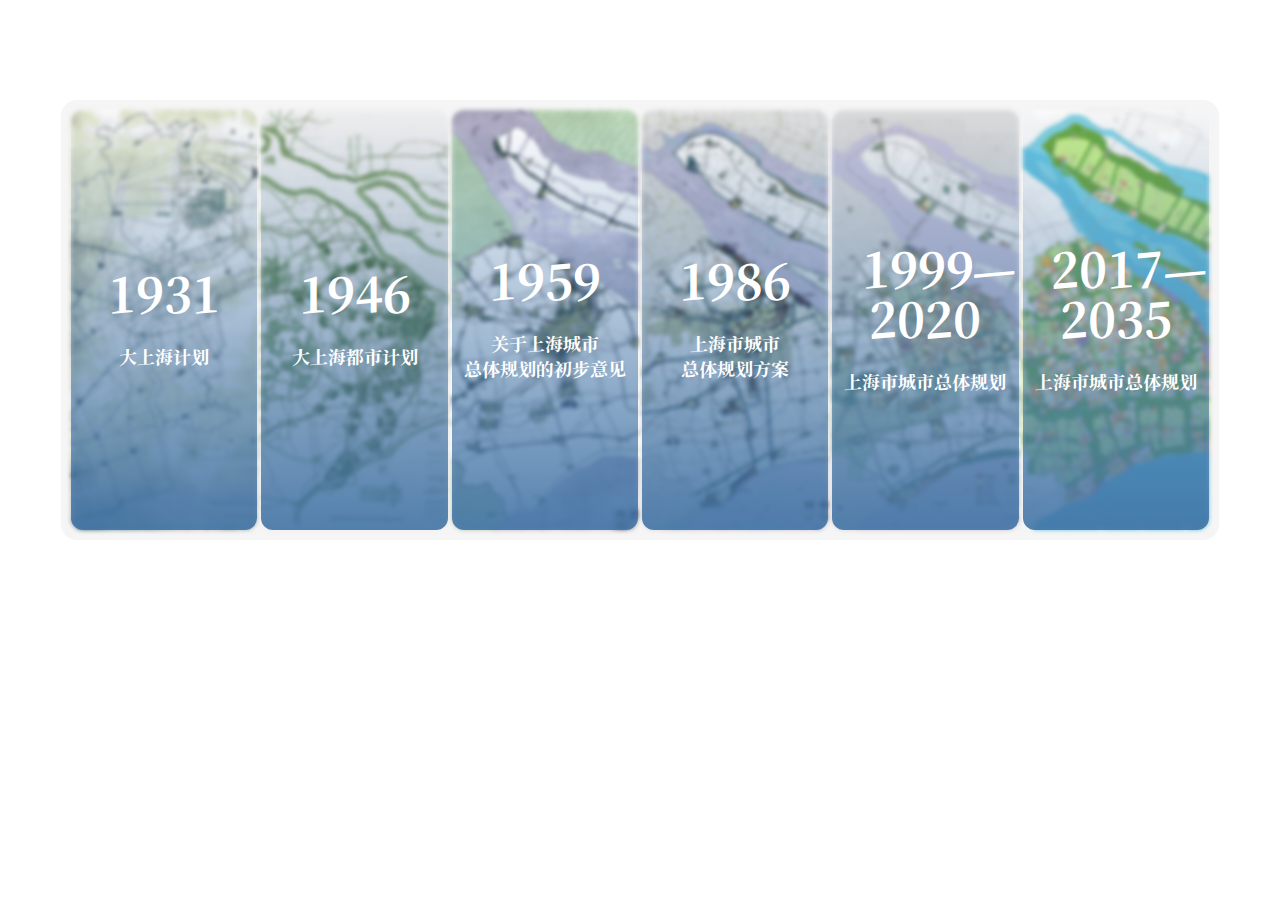
<file: index.html>
<!DOCTYPE html>
<html lang="zh">
<head>
    <meta charset="UTF-8">
    <meta name="viewport" content="width=device-width, initial-scale=1.0">
    <title>上海市2035及历年总规</title>
    <link rel="stylesheet" href="styles.css">
</head>
<style>
       /* 新增：移动端优化 */
        @media (max-width: 768px) {
             .desktop-bg {
                display: none;
            }
            
            .mobile-bg {
                display: block;
            }
            .timeline-container {
                flex-direction: column;
                height: auto;
                padding: 15px;
                margin: 40px auto;
                gap: 5px;
            }            
            .timeline-item {
                flex: none;
                height: 100px;
                width: 100%;
            }            
            .year {
                font-size: 24px;
                margin-bottom: 10px;
                line-height: 30px;
            }           
                     
            /* 完全禁用移动端悬停效果 */
            .timeline-item:hover,
            .timeline-item:active,
            .timeline-item:focus {
                transform: none !important;
                box-shadow: none !important;
                z-index: auto !important;
            }
            
            .timeline-item:hover::before,
            .timeline-item:active::before,
            .timeline-item:focus::before {
                opacity: 0.7 !important;
            }
            
            .timeline-item:hover .year-title-container,
            .timeline-item:active .year-title-container,
            .timeline-item:focus .year-title-container {
                top: 50% !important;
                left: 50% !important;
                transform: translate(-50%, -50%) !important;
                text-align: right !important;
                background: none !important;
                padding: 0 !important;
                border-radius: 0 !important;
            }
            
            .timeline-item:hover .year,
            .timeline-item:active .year,
            .timeline-item:focus .year {
                font-size: 24px;
                margin-bottom: 10px;
                line-height: 30px;
            }
            
            .timeline-item:hover .title {
                font-size: 15px;
                max-width: 100%;
                text-align: right;             
            }

            
            .timeline-container:has(.timeline-item:hover) .timeline-item:not(:hover) .background-image,
            .timeline-container:has(.timeline-item:active) .timeline-item:not(:active) .background-image,
            .timeline-container:has(.timeline-item:focus) .timeline-item:not(:focus) .background-image {
                filter: blur(2px) !important;
            }
        

            .timeline-item::before {
                content: '';
                position: absolute;
                top: 0;
                left: 0;
                right: 0;
                bottom: 0;
                background: linear-gradient(to right, 
                    rgba(97, 137, 203, 0) 0%,
                    rgb(65, 115, 165) 100%
                );
                opacity: 0.8;
                z-index: 2;
                /* transition: all 0.0s ease; */
                border-radius: 12px;
            }
            .year-title-container {
                position: absolute;
                /* top: 50%; */
                /* left: 50%; */
                /* transform: translate(-50%, -50%); */
                text-align: right;
                z-index: 4;
                transition: all 0.3s ease;                
                /* 新增控制边距的部分 */
                width: 90%;
                /* 控制左右边距总和为40px */
                max-width: calc(100% ); 
                padding: 0px; /* 控制文字与容器边缘间距 */
                box-sizing: border-box; /* 防止padding影响容器尺寸 */
            }
            .title {
                font-family: 'CustomFont', sans-serif;
                font-size: 14px;
                color: white;
                /* max-width: 200px; */
                text-align: right;
                line-height: 1.4;
                transition: opacity 0.3s ease;
            }
        

        /* 移动端导航样式 */
        .mobile-header {
            display: none;
            background: #1a5f99;
            padding: 15px;
            text-align: center;
            color: white;
            font-family: 'CustomFont', sans-serif;
            position: relative;
        }
        }
        @media (max-width: 768px) {
            .mobile-header {
                display: block;
            }
            
            .mobile-header .title {
                font-size: 20px;
                margin: 0;
            }
        
        
        /* 页脚样式 */
        .footer {
            text-align: center;
            padding: 20px;
            background: #1a5f99;
            color: white;
            font-family: 'CustomFont', sans-serif;
            display: none;
        }
        }
        @media (max-width: 768px) {
            .footer {
                display: block;
            }
        }
</style>
<body>
    <div class="timeline-container">
        <a href="1931.html" class="timeline-item">
            <img class="background-image desktop-bg" src="./images/head/1931.jpg" alt="1931背景">
            <img class="background-image mobile-bg" src="./images/media/1931.jpg" alt="1931背景">
            <div class="year-title-container">
                <div class="year">1931</div>
                <div class="title">大上海计划</div>
            </div>
        </a>
        <a href="1946.html" class="timeline-item">
            <img class="background-image desktop-bg" src="./images/head/1946.jpg" alt="1946背景">
            <img class="background-image mobile-bg" src="./images/media/1946.jpg" alt="1946背景">
            <div class="year-title-container">
                <div class="year">1946</div>
                <div class="title">大上海都市计划</div>
            </div>
        </a>
        <a href="1959.html" class="timeline-item">
            <img class="background-image desktop-bg" src="./images/head/1959.jpg" alt="1959背景">
            <img class="background-image mobile-bg" src="./images/media/1959.jpg" alt="1959背景">
            <div class="year-title-container">
                <div class="year">1959</div>
                <div class="title desktop-bg">关于上海城市<br/> 总体规划的初步意见</div>
                <div class="title mobile-bg">关于上海城市总体规划的初步意见</div>
                <!-- <div class="title">关于上海城市总体规划的初步意见</div> -->
            </div>
        </a>
        <a href="1986.html" class="timeline-item">
            <img class="background-image desktop-bg" src="./images/head/1986.jpg" alt="1986背景">
            <img class="background-image mobile-bg" src="./images/media/1986.jpg" alt="1986背景">
            <div class="year-title-container">
                <div class="year">1986</div>
                <div class="title desktop-bg">上海市城市<br/>总体规划方案</div>
                <div class="title mobile-bg">上海市城市总体规划方案</div>
                <!-- <div class="title">上海市城市总体规划方案</div> -->
            </div>
        </a>
        <a href="1999.html" class="timeline-item">
            <img class="background-image desktop-bg" src="./images/head/1999.jpg" alt="1999背景">
            <img class="background-image mobile-bg" src="./images/media/1999.jpg" alt="1999背景">
            <div class="year-title-container">
                <div class="year">&nbsp;&nbsp;1999—2020</div>
                <!-- <div class="year">&nbsp;&nbsp;1999</div> -->
                <!-- <div class="year" style="margin-top:-18px">—2020</div> -->
                <div class="title">上海市城市总体规划</div>
            </div>
        </a>
        <a href="https://shanghai.tianditu.gov.cn/zg/2035/index.html#/" class="timeline-item">
            <img class="background-image desktop-bg" src="./images/head/2035.jpg" alt="2017背景">
            <img class="background-image mobile-bg" src="./images/media/2035.jpg" alt="2017背景">
            <div class="year-title-container">
                <div class="year">&nbsp;&nbsp;2017—2035</div>
                <!-- <div class="year">&nbsp;&nbsp;2017</div>
                <div class="year"  style="margin-top:-18px">—2035</div> -->
                <div class="title">上海市城市总体规划</div>
            </div>
        </a>
    </div>
</body>
</html>
</file>
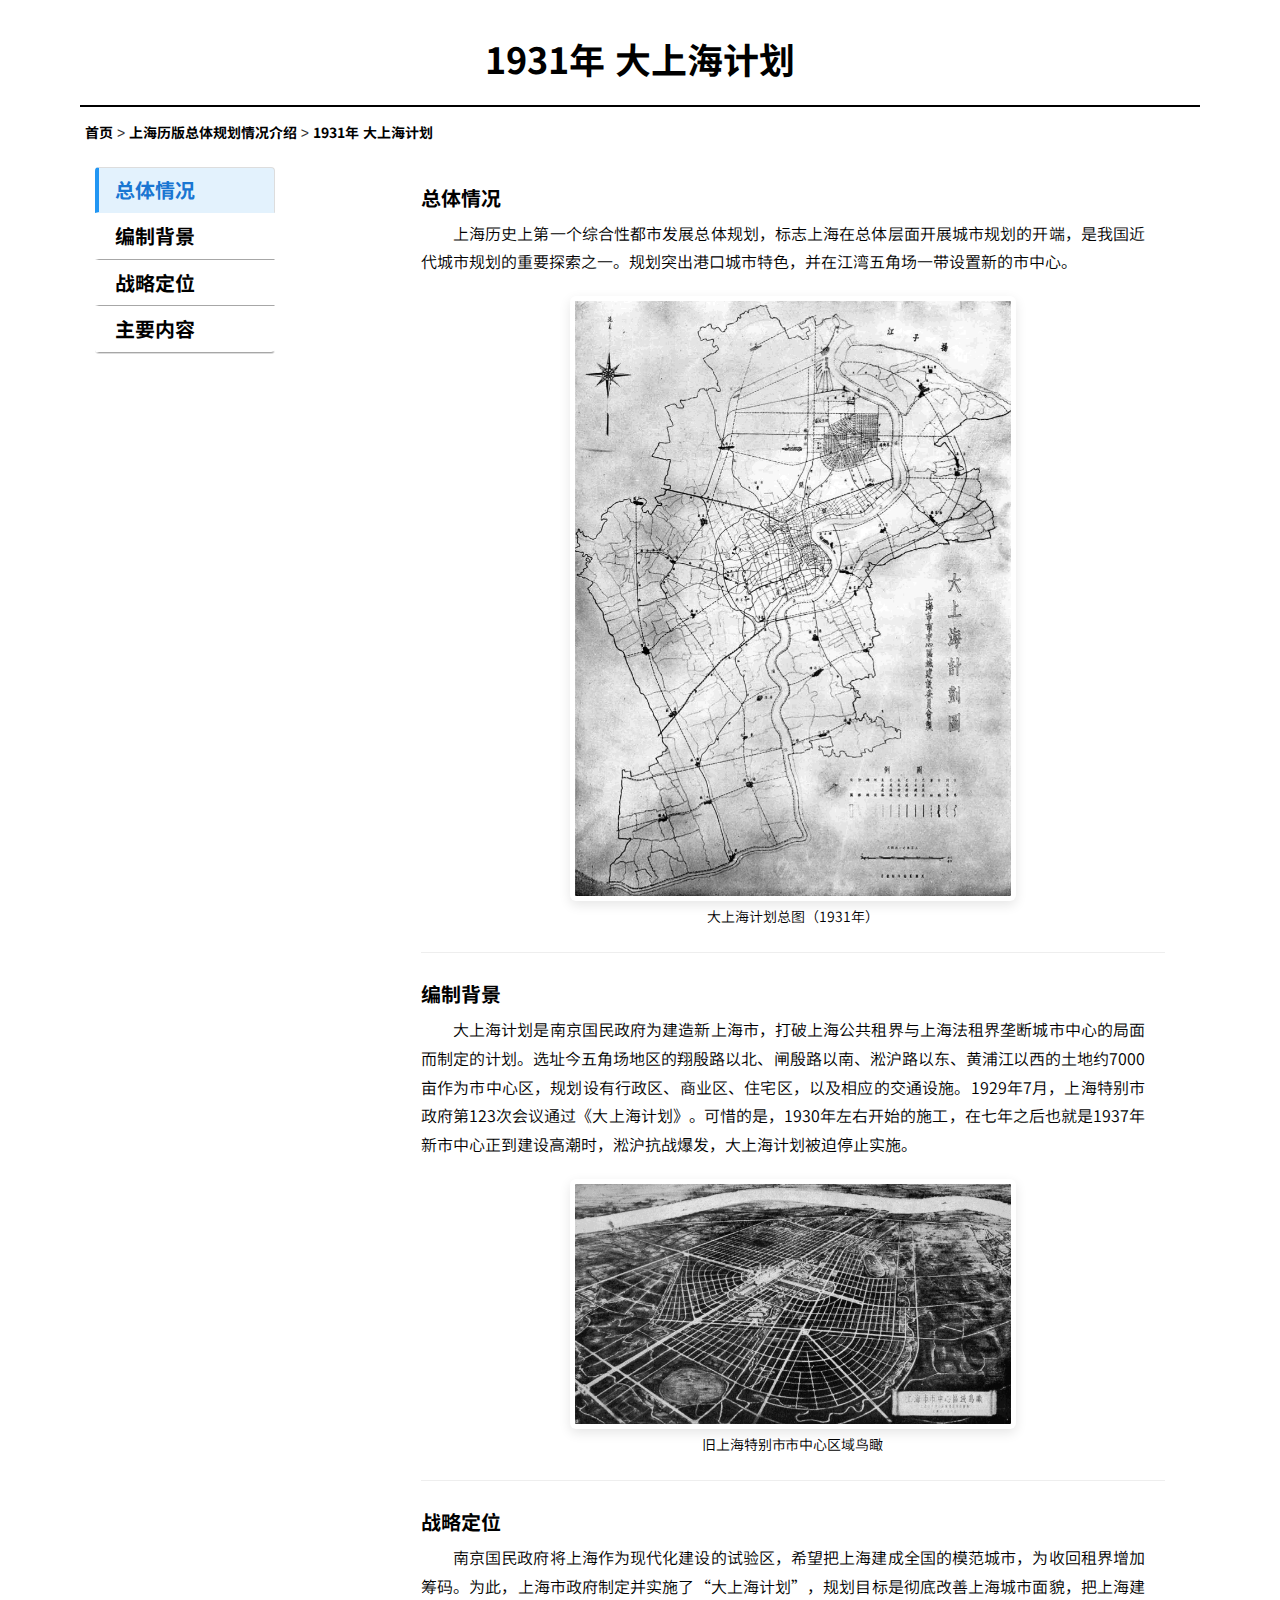
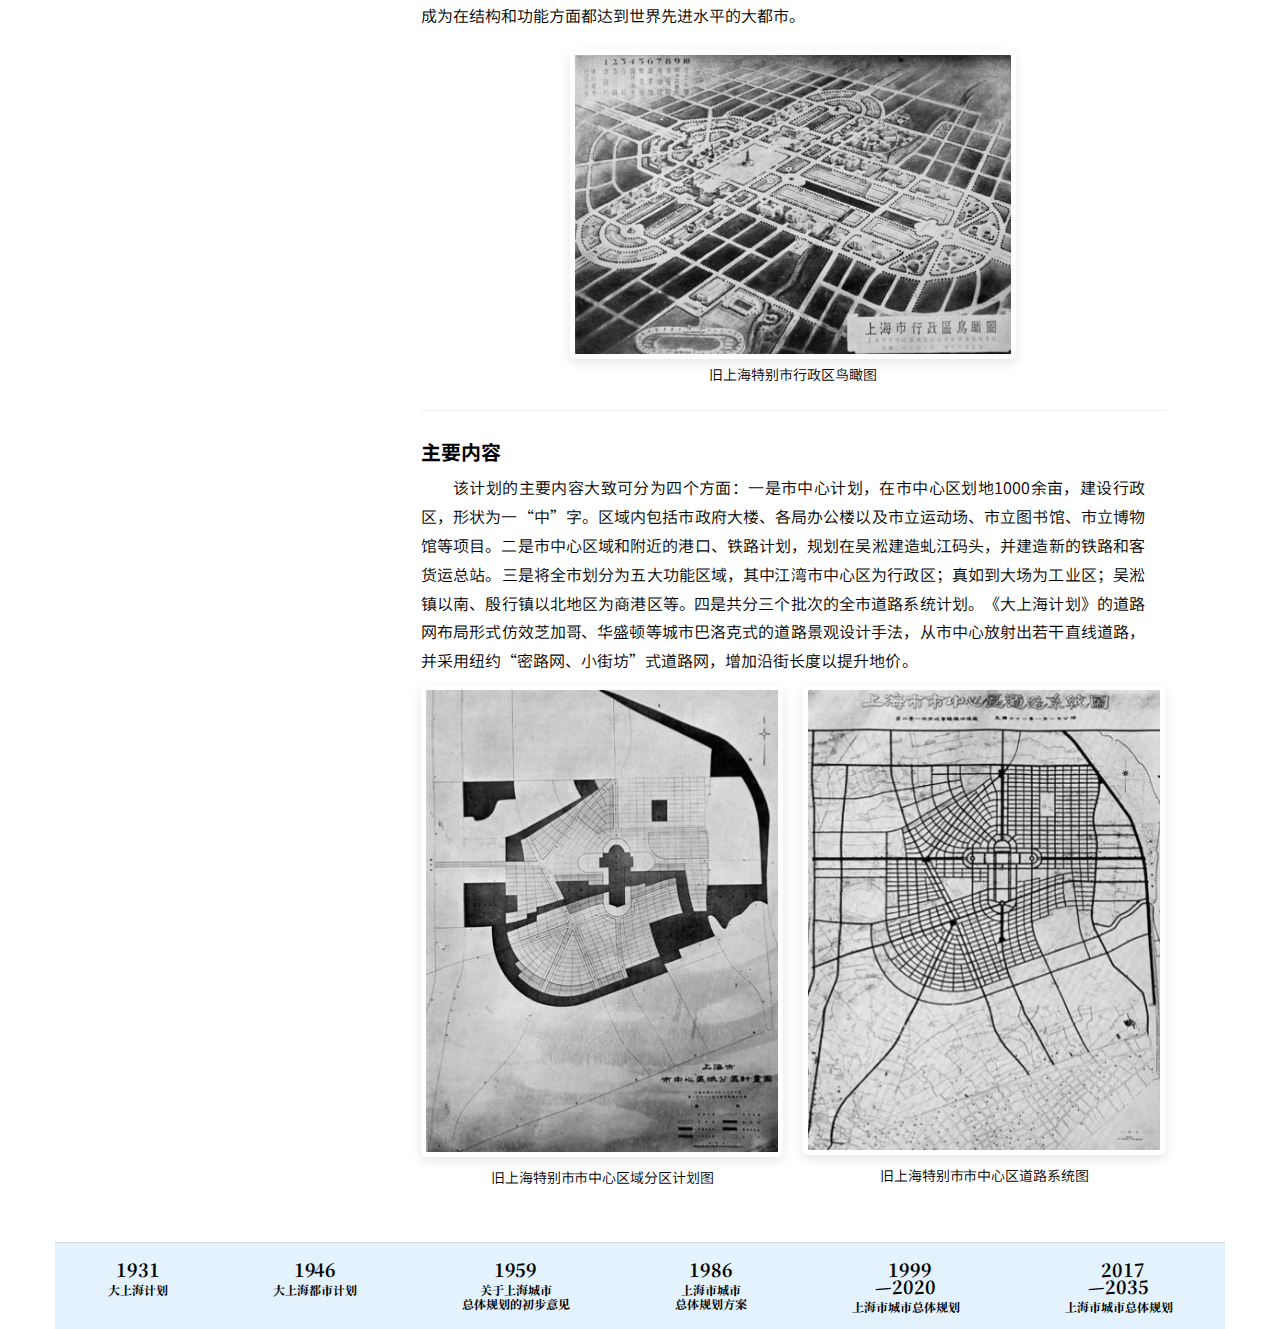
<file: 1931.html>
<!DOCTYPE html>
<html>
<head>
<meta charset="UTF-8">
<title>1931年大上海计划</title>
<link rel="stylesheet" href="https://cdn.bootcdn.net/ajax/libs/twitter-bootstrap/3.3.7/css/bootstrap.min.css">
<link rel="stylesheet" href="years.css">
<script src="https://cdn.bootcdn.net/ajax/libs/jquery/2.1.1/jquery.min.js"></script>
<script src="https://cdn.bootcdn.net/ajax/libs/twitter-bootstrap/3.3.7/js/bootstrap.min.js"></script>

<script>
    $(document).ready(function(){
        $("#myNav").affix({
            offset: { 
                top: 125 
          }
        });
    });
    </script>
</head>
<body data-spy="scroll" data-target="#myScrollspy">
<div class="container">
   <div class="jumbotron">
        <h1>1931年 大上海计划</h1>        
    </div>
    <div class="breadcrumb">
        <a href="/">首页</a> > 
        <a href="index.html">上海历版总体规划情况介绍</a> > 
        <a href="1931.html">1931年&nbsp;大上海计划</a>
    </div>
    <div class="row">
        <div class="col-xs-3" id="myScrollspy">
            <ul class="nav nav-tabs nav-stacked" id="myNav">
                <li class="active"><a href="#section-1">总体情况</a></li>
                <li><a href="#section-2">编制背景</a></li>
                <li><a href="#section-3">战略定位</a></li>
                <li><a href="#section-4">主要内容</a></li>
            </ul>
        </div>
        <div class="col-xs-9">
            <h2 id="section-1">总体情况</h2>
            <p class="right-text">上海历史上第一个综合性都市发展总体规划，标志上海在总体层面开展城市规划的开端，是我国近代城市规划的重要探索之一。规划突出港口城市特色，并在江湾五角场一带设置新的市中心。</p>
            <div class="img-group">
                <div class="item-wrapper">
                    <img style="width: 60%;" class="right-image" src="./images/1931/0.jpg" alt="大上海计划总图（1931年）">
                    <p style="width: 60%;" class="image-caption">大上海计划总图（1931年）</p>
                </div>
            </div>
            <hr>
            <h2 id="section-2">编制背景</h2>
            <p class="right-text">大上海计划是南京国民政府为建造新上海市，打破上海公共租界与上海法租界垄断城市中心的局面而制定的计划。选址今五角场地区的翔殷路以北、闸殷路以南、淞沪路以东、黄浦江以西的土地约7000亩作为市中心区，规划设有行政区、商业区、住宅区，以及相应的交通设施。1929年7月，上海特别市政府第123次会议通过《大上海计划》。可惜的是，1930年左右开始的施工，在七年之后也就是1937年新市中心正到建设高潮时，淞沪抗战爆发，大上海计划被迫停止实施。</p>
            <div class="img-group">
                <div class="item-wrapper">
                    <img class="right-image" src="./images/1931/1.jpg" alt="旧上海特别市市中心区域鸟瞰">
                    <p class="image-caption">旧上海特别市市中心区域鸟瞰</p>
                </div>
            </div>
            <hr>
            <h2 id="section-3">战略定位</h2>
            <p class="right-text">南京国民政府将上海作为现代化建设的试验区，希望把上海建成全国的模范城市，为收回租界增加筹码。为此，上海市政府制定并实施了“大上海计划”，规划目标是彻底改善上海城市面貌，把上海建成为在结构和功能方面都达到世界先进水平的大都市。</p>
            <div class="img-group">
                <div class="item-wrapper">
                    <img class="right-image" src="./images/1931/2.jpg" alt="旧上海特别市行政区鸟瞰">
                    <p class="image-caption">旧上海特别市行政区鸟瞰图</p>
                </div>
            </div>
            <hr>
            <h2 id="section-4">主要内容</h2>
            <p class="right-text">该计划的主要内容大致可分为四个方面：一是市中心计划，在市中心区划地1000余亩，建设行政区，形状为一“中”字。区域内包括市政府大楼、各局办公楼以及市立运动场、市立图书馆、市立博物馆等项目。二是市中心区域和附近的港口、铁路计划，规划在吴淞建造虬江码头，并建造新的铁路和客货运总站。三是将全市划分为五大功能区域，其中江湾市中心区为行政区；真如到大场为工业区；吴淞镇以南、殷行镇以北地区为商港区等。四是共分三个批次的全市道路系统计划。《大上海计划》的道路网布局形式仿效芝加哥、华盛顿等城市巴洛克式的道路景观设计手法，从市中心放射出若干直线道路，并采用纽约“密路网、小街坊”式道路网，增加沿街长度以提升地价。</p>
            <div class="img-group">
                <div class="item-wrapper">
                    <img class="right-image" src="./images/1931/3.jpg" alt="市中心区域分区计划图">
                    <p class="image-caption">旧上海特别市市中心区域分区计划图</p>
                </div>
                <div class="item-wrapper">
                    <img class="right-image" src="./images/1931/4.jpg" alt="市中心区道路系统图">
                    <p class="image-caption">旧上海特别市市中心区道路系统图</p>
                </div>
            </div> 
            <br><br> 
        </div>
        <div class="bottom-nav">
            <a href="1931.html" class="timeline-item">                
                <div class="year-title-container">
                    <div class="year">1931</div>
                    <div class="subtitle">大上海计划</div>
                </div>
            </a>
            <a href="1946.html" class="timeline-item">
                <div class="year-title-container">
                    <div class="year">1946</div>
                    <div class="subtitle">大上海都市计划</div>
                </div>
            </a>
            <a href="1959.html" class="timeline-item">
                <div class="year-title-container">
                    <div class="year">1959</div>
                    <div class="subtitle">关于上海城市<br/> 总体规划的初步意见</div>
                </div>
            </a>
            <a href="1986.html" class="timeline-item">
                <div class="year-title-container">
                    <div class="year">1986</div>
                    <div class="subtitle">上海市城市<br/>总体规划方案</div>
                </div>
            </a>
            <a href="1999.html" class="timeline-item">
                <div class="year-title-container">
                    <div class="year">&nbsp;&nbsp;1999</div>
                    <div class="year" style="margin-top:-18px">—2020</div>
                    <div class="subtitle">上海市城市总体规划</div>
                </div>
            </a>
            <a href="./2035/index.html" class="timeline-item">
                <div class="year-title-container">
                    <div class="year">&nbsp;&nbsp;2017</div>
                    <div class="year"  style="margin-top:-18px">—2035</div>
                    <div class="subtitle">上海市城市总体规划</div>
                </div>
            </a>
        </div>
    </div>
</div>
</body>
</html>
</file>
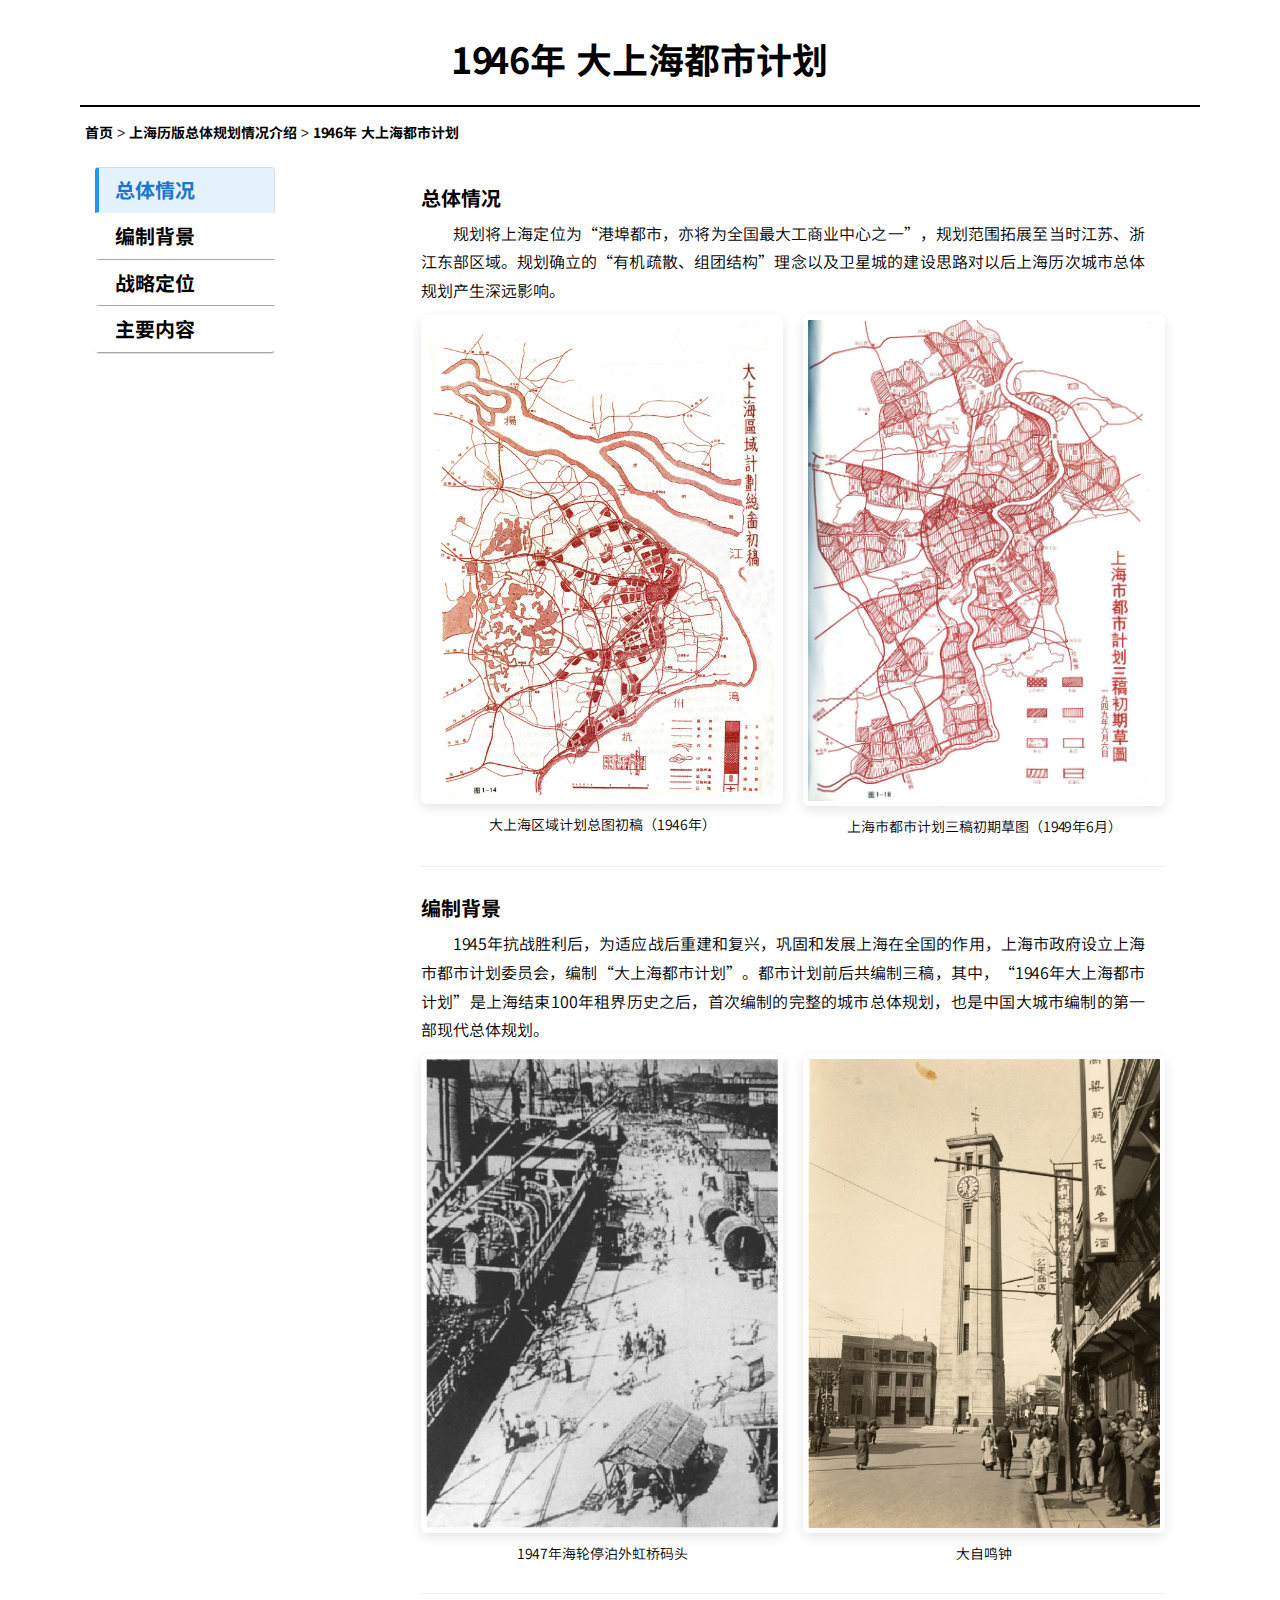
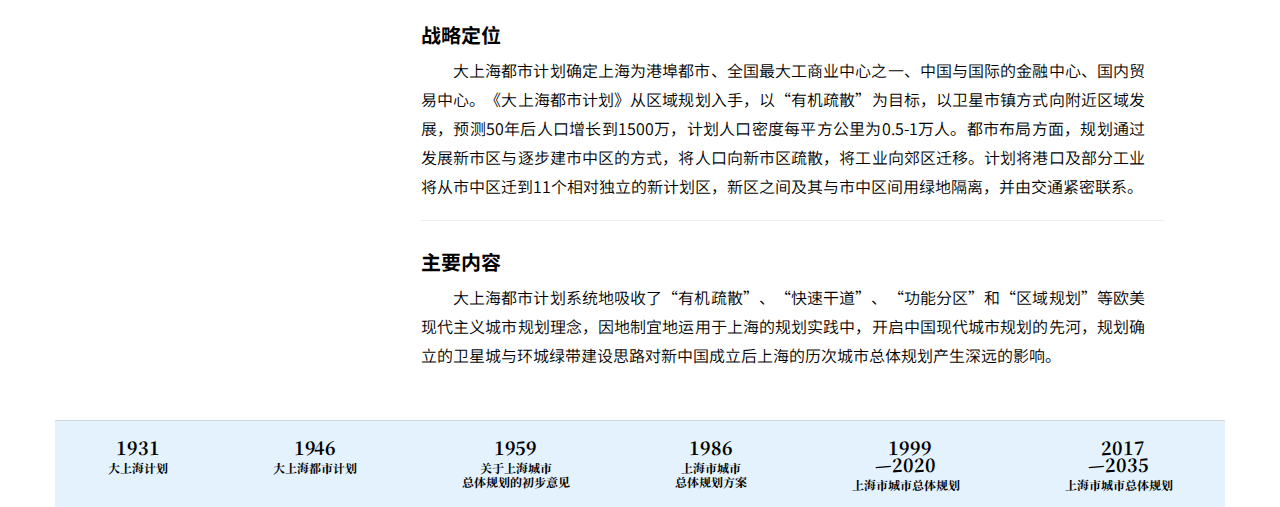
<file: 1946.html>
<!DOCTYPE html>
<html>
<head>
<meta charset="UTF-8">
<title>1946年大上海都市计划</title>
<link rel="stylesheet" href="https://cdn.bootcdn.net/ajax/libs/twitter-bootstrap/3.3.7/css/bootstrap.min.css">
<link rel="stylesheet" href="years.css">
<script src="https://cdn.bootcdn.net/ajax/libs/jquery/2.1.1/jquery.min.js"></script>
<script src="https://cdn.bootcdn.net/ajax/libs/twitter-bootstrap/3.3.7/js/bootstrap.min.js"></script>
<style>

    </style>
<script>
    $(document).ready(function(){
        $("#myNav").affix({
            offset: { 
                top: 125 
          }
        });
    });
    </script>
</head>
<body data-spy="scroll" data-target="#myScrollspy">
<div class="container">
   <div class="jumbotron">
        <h1>1946年 大上海都市计划</h1>        
    </div>
    <div class="breadcrumb">
        <a href="/">首页</a> > 
        <a href="index.html">上海历版总体规划情况介绍</a> > 
        <a href="1946.html">1946年&nbsp;大上海都市计划</a>
    </div>
    <div class="row">
        <div class="col-xs-3" id="myScrollspy">
            <ul class="nav nav-tabs nav-stacked" id="myNav">
                <li class="active"><a href="#section-1">总体情况</a></li>
                <li><a href="#section-2">编制背景</a></li>
                <li><a href="#section-3">战略定位</a></li>
                <li><a href="#section-4">主要内容</a></li>
            </ul>
        </div>
        <div class="col-xs-9">
            <h2 id="section-1">总体情况</h2>
            <p class="right-text">规划将上海定位为“港埠都市，亦将为全国最大工商业中心之一”，规划范围拓展至当时江苏、浙江东部区域。规划确立的“有机疏散、组团结构”理念以及卫星城的建设思路对以后上海历次城市总体规划产生深远影响。</p>
            <div class="img-group">
                <div class="item-wrapper">
                    <img class="right-image" src="./images/1946/1.jpg" alt="大上海区域计划总图初稿（1946年）">
                    <p class="image-caption">大上海区域计划总图初稿（1946年）</p>
                </div>
                <div class="item-wrapper">
                    <img class="right-image" src="./images/1946/2.jpg" alt="上海市都市计划三稿初期草图（1949年6月）">
                    <p class="image-caption">上海市都市计划三稿初期草图（1949年6月）</p>
                </div>
            </div>
            <hr>
            <h2 id="section-2">编制背景</h2>
            <p class="right-text">1945年抗战胜利后，为适应战后重建和复兴，巩固和发展上海在全国的作用，上海市政府设立上海市都市计划委员会，编制“大上海都市计划”。都市计划前后共编制三稿，其中，“1946年大上海都市计划”是上海结束100年租界历史之后，首次编制的完整的城市总体规划，也是中国大城市编制的第一部现代总体规划。</p>
            <div class="img-group">
                <div class="item-wrapper">
                    <img class="right-image" src="./images/1946/3.png" alt="1947年海轮停泊外虹桥码头">
                    <p class="image-caption">1947年海轮停泊外虹桥码头</p>
                </div>
                <div class="item-wrapper">
                    <img class="right-image" src="./images/1946/4.jpg" alt="1947年海轮停泊外虹桥码头">
                    <p class="image-caption">大自鸣钟</p>
                </div>
            </div>
            <hr>
            <h2 id="section-3">战略定位</h2>
            <p class="right-text">大上海都市计划确定上海为港埠都市、全国最大工商业中心之一、中国与国际的金融中心、国内贸易中心。《大上海都市计划》从区域规划入手，以“有机疏散”为目标，以卫星市镇方式向附近区域发展，预测50年后人口增长到1500万，计划人口密度每平方公里为0.5-1万人。都市布局方面，规划通过发展新市区与逐步建市中区的方式，将人口向新市区疏散，将工业向郊区迁移。计划将港口及部分工业将从市中区迁到11个相对独立的新计划区，新区之间及其与市中区间用绿地隔离，并由交通紧密联系。</p>
            <hr>
            <h2 id="section-4">主要内容</h2>
            <p class="right-text">大上海都市计划系统地吸收了“有机疏散”、“快速干道”、“功能分区”和“区域规划”等欧美现代主义城市规划理念，因地制宜地运用于上海的规划实践中，开启中国现代城市规划的先河，规划确立的卫星城与环城绿带建设思路对新中国成立后上海的历次城市总体规划产生深远的影响。</p>
            <br><br>
        </div>
        <div class="bottom-nav">
            <a href="1931.html" class="timeline-item">                
                <div class="year-title-container">
                    <div class="year">1931</div>
                    <div class="subtitle">大上海计划</div>
                </div>
            </a>
            <a href="1946.html" class="timeline-item">
                <div class="year-title-container">
                    <div class="year">1946</div>
                    <div class="subtitle">大上海都市计划</div>
                </div>
            </a>
            <a href="1959.html" class="timeline-item">
                <div class="year-title-container">
                    <div class="year">1959</div>
                    <div class="subtitle">关于上海城市<br/> 总体规划的初步意见</div>
                </div>
            </a>
            <a href="1986.html" class="timeline-item">
                <div class="year-title-container">
                    <div class="year">1986</div>
                    <div class="subtitle">上海市城市<br/>总体规划方案</div>
                </div>
            </a>
            <a href="1999.html" class="timeline-item">
                <div class="year-title-container">
                    <div class="year">&nbsp;&nbsp;1999</div>
                    <div class="year" style="margin-top:-18px">—2020</div>
                    <div class="subtitle">上海市城市总体规划</div>
                </div>
            </a>
            <a href="./2035/index.html" class="timeline-item">
                <div class="year-title-container">
                    <div class="year">&nbsp;&nbsp;2017</div>
                    <div class="year"  style="margin-top:-18px">—2035</div>
                    <div class="subtitle">上海市城市总体规划</div>
                </div>
            </a>
        </div>
    </div>
</div>
</body>
</html>
</file>
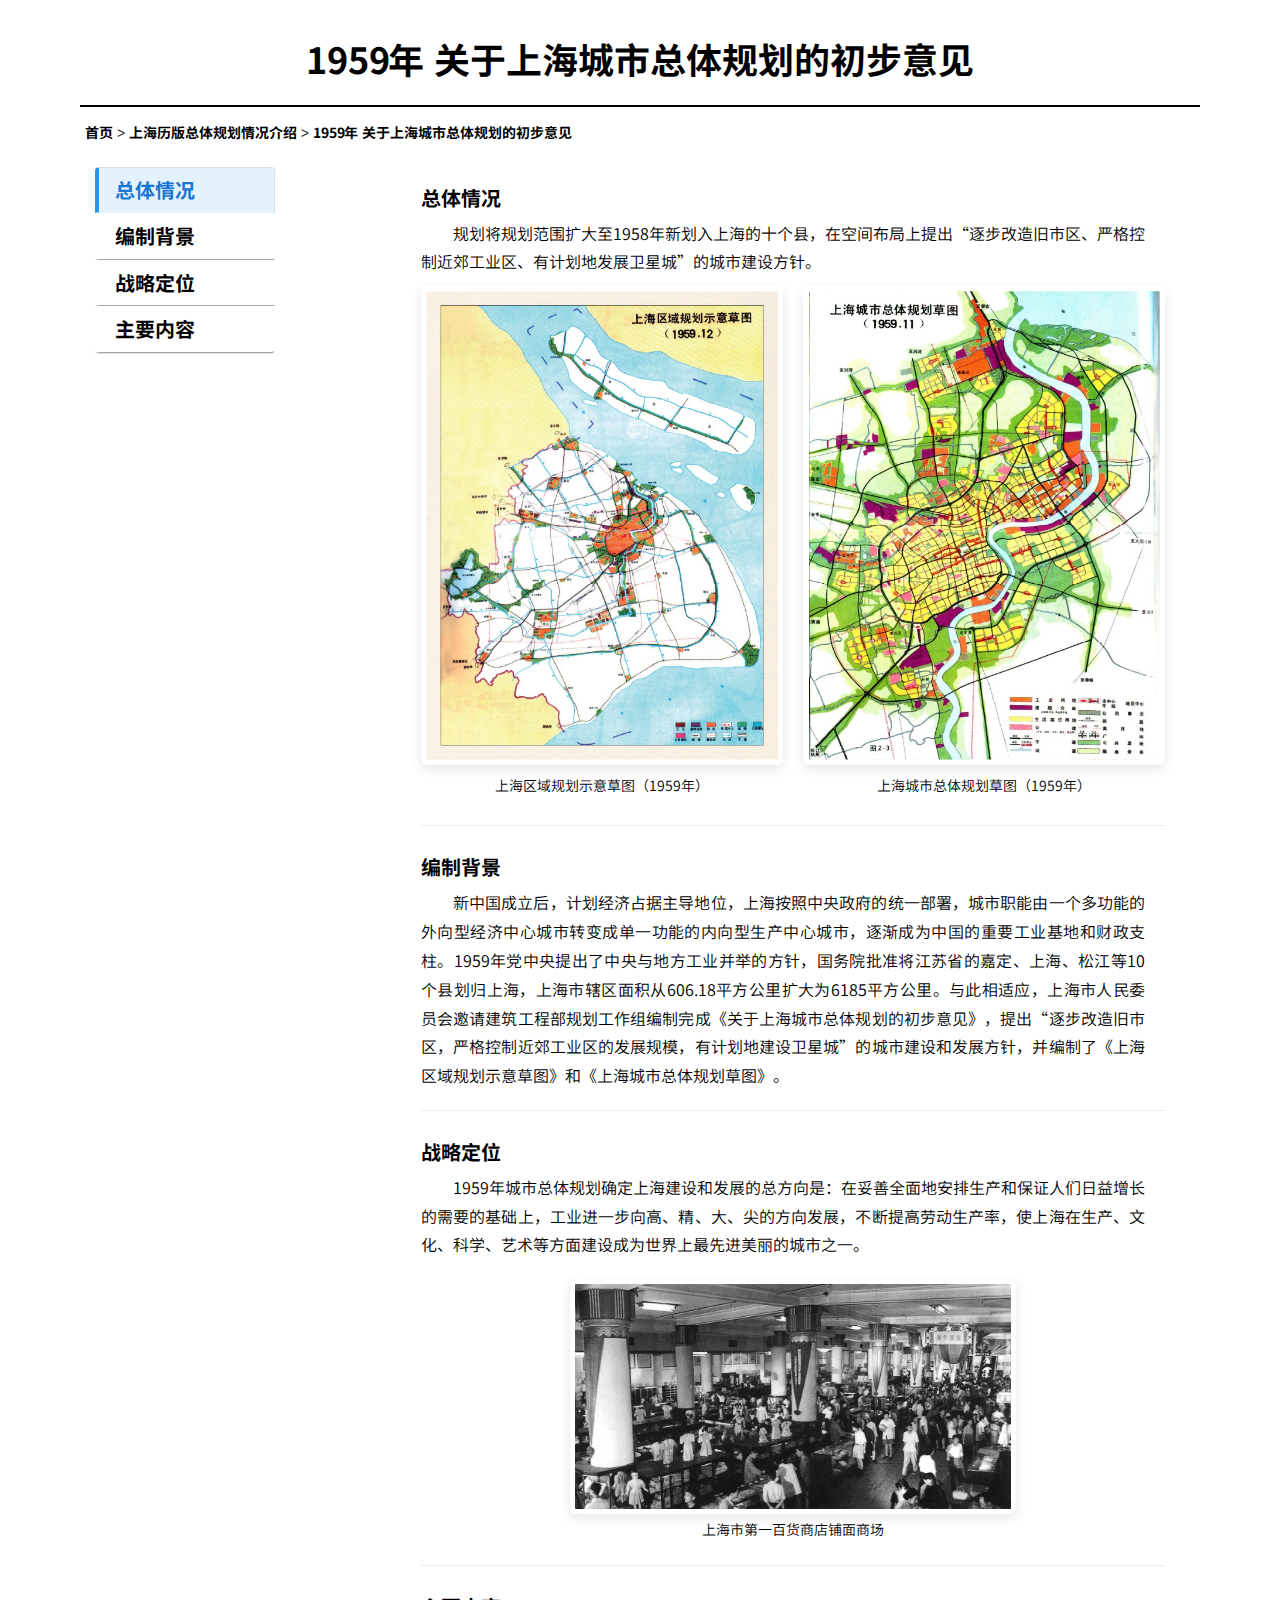
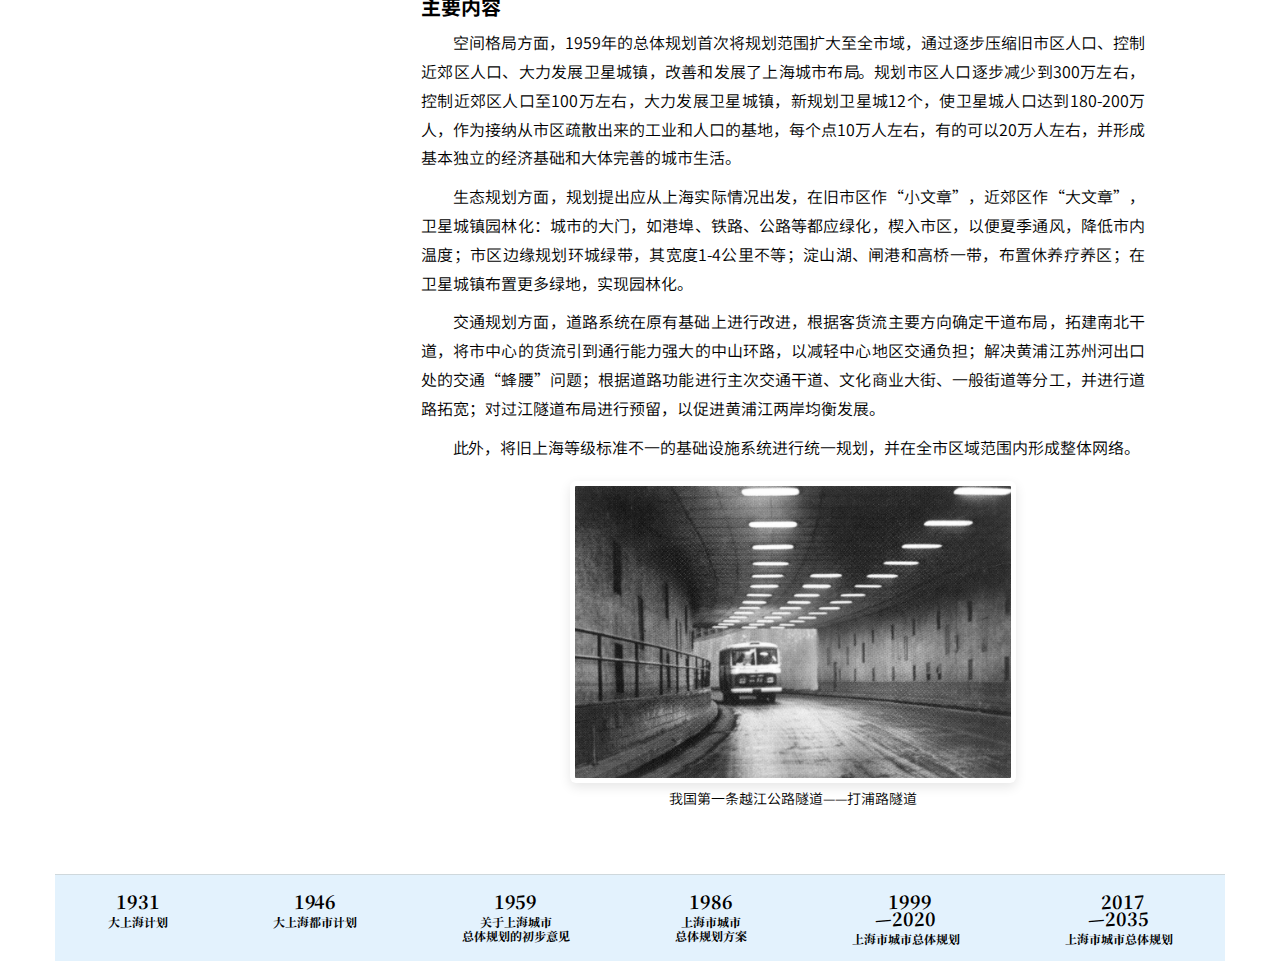
<file: 1959.html>
<!DOCTYPE html>
<html>
<head>
<meta charset="UTF-8">
<title>1959年关于上海城市总体规划的初步意见</title>
<link rel="stylesheet" href="https://cdn.bootcdn.net/ajax/libs/twitter-bootstrap/3.3.7/css/bootstrap.min.css">
<link rel="stylesheet" href="years.css">
<script src="https://cdn.bootcdn.net/ajax/libs/jquery/2.1.1/jquery.min.js"></script>
<script src="https://cdn.bootcdn.net/ajax/libs/twitter-bootstrap/3.3.7/js/bootstrap.min.js"></script>
<style>

    </style>
<script>
    $(document).ready(function(){
        $("#myNav").affix({
            offset: { 
                top: 125 
          }
        });
    });
    </script>
</head>
<body data-spy="scroll" data-target="#myScrollspy">
<div class="container">
   <div class="jumbotron">
        <h1>1959年 关于上海城市总体规划的初步意见</h1>        
    </div>
    <div class="breadcrumb">
        <a href="/">首页</a> > 
        <a href="index.html">上海历版总体规划情况介绍</a> > 
        <a href="1946.html">1959年&nbsp;关于上海城市总体规划的初步意见</a>
    </div>
    <div class="row">
        <div class="col-xs-3" id="myScrollspy">
            <ul class="nav nav-tabs nav-stacked" id="myNav">
                <li class="active"><a href="#section-1">总体情况</a></li>
                <li><a href="#section-2">编制背景</a></li>
                <li><a href="#section-3">战略定位</a></li>
                <li><a href="#section-4">主要内容</a></li>
            </ul>
        </div>
        <div class="col-xs-9">
            <h2 id="section-1">总体情况</h2>
            <p class="right-text">规划将规划范围扩大至1958年新划入上海的十个县，在空间布局上提出“逐步改造旧市区、严格控制近郊工业区、有计划地发展卫星城”的城市建设方针。</p>
            <div class="img-group">
                <div class="item-wrapper">
                    <img class="right-image" src="./images/1959/1.jpg" alt="上海区域规划示意草图（1959年）">
                    <p class="image-caption">上海区域规划示意草图（1959年）</p>
                </div>            
                <div class="item-wrapper">
                    <img class="right-image" src="./images/1959/2.jpg" alt="上海城市总体规划草图（1959年）">
                    <p class="image-caption">上海城市总体规划草图（1959年）</p>
                </div>
            </div>
            <hr>
            <h2 id="section-2">编制背景</h2>
            <p class="right-text">新中国成立后，计划经济占据主导地位，上海按照中央政府的统一部署，城市职能由一个多功能的外向型经济中心城市转变成单一功能的内向型生产中心城市，逐渐成为中国的重要工业基地和财政支柱。1959年党中央提出了中央与地方工业并举的方针，国务院批准将江苏省的嘉定、上海、松江等10个县划归上海，上海市辖区面积从606.18平方公里扩大为6185平方公里。与此相适应，上海市人民委员会邀请建筑工程部规划工作组编制完成《关于上海城市总体规划的初步意见》，提出“逐步改造旧市区，严格控制近郊工业区的发展规模，有计划地建设卫星城”的城市建设和发展方针，并编制了《上海区域规划示意草图》和《上海城市总体规划草图》。</p>
            <hr>
            <h2 id="section-3">战略定位</h2>
            <p class="right-text">1959年城市总体规划确定上海建设和发展的总方向是：在妥善全面地安排生产和保证人们日益增长的需要的基础上，工业进一步向高、精、大、尖的方向发展，不断提高劳动生产率，使上海在生产、文化、科学、艺术等方面建设成为世界上最先进美丽的城市之一。</p>
            <div class="img-group">
                <div class="item-wrapper">
                    <img class="right-image" src="./images/1959/3.jpg" alt="上海市第一百货商店铺面商场">
                    <p class="image-caption">上海市第一百货商店铺面商场</p>
                </div>
            </div>
            <hr>
            <h2 id="section-4">主要内容</h2>
            <p class="right-text">空间格局方面，1959年的总体规划首次将规划范围扩大至全市域，通过逐步压缩旧市区人口、控制近郊区人口、大力发展卫星城镇，改善和发展了上海城市布局。规划市区人口逐步减少到300万左右，控制近郊区人口至100万左右，大力发展卫星城镇，新规划卫星城12个，使卫星城人口达到180-200万人，作为接纳从市区疏散出来的工业和人口的基地，每个点10万人左右，有的可以20万人左右，并形成基本独立的经济基础和大体完善的城市生活。</p>
            <p class="right-text">生态规划方面，规划提出应从上海实际情况出发，在旧市区作“小文章”，近郊区作“大文章”，卫星城镇园林化：城市的大门，如港埠、铁路、公路等都应绿化，楔入市区，以便夏季通风，降低市内温度；市区边缘规划环城绿带，其宽度1-4公里不等；淀山湖、闸港和高桥一带，布置休养疗养区；在卫星城镇布置更多绿地，实现园林化。</p>
            <p class="right-text">交通规划方面，道路系统在原有基础上进行改进，根据客货流主要方向确定干道布局，拓建南北干道，将市中心的货流引到通行能力强大的中山环路，以减轻中心地区交通负担；解决黄浦江苏州河出口处的交通“蜂腰”问题；根据道路功能进行主次交通干道、文化商业大街、一般街道等分工，并进行道路拓宽；对过江隧道布局进行预留，以促进黄浦江两岸均衡发展。</p>
            <p class="right-text">此外，将旧上海等级标准不一的基础设施系统进行统一规划，并在全市区域范围内形成整体网络。</p>                    
            <div class="img-group">
                <div class="item-wrapper">
                    <img class="right-image" src="./images/1959/4.jpg" alt="我国第一条越江公路隧道——打浦路隧道">
                    <p class="image-caption">我国第一条越江公路隧道——打浦路隧道</p>                                       
                </div>
            </div> 
            <br><br>
            <br><br> 
        </div>
        <div class="bottom-nav">
            <a href="1931.html" class="timeline-item">                
                <div class="year-title-container">
                    <div class="year">1931</div>
                    <div class="subtitle">大上海计划</div>
                </div>
            </a>
            <a href="1946.html" class="timeline-item">
                <div class="year-title-container">
                    <div class="year">1946</div>
                    <div class="subtitle">大上海都市计划</div>
                </div>
            </a>
            <a href="1959.html" class="timeline-item">
                <div class="year-title-container">
                    <div class="year">1959</div>
                    <div class="subtitle">关于上海城市<br/> 总体规划的初步意见</div>
                </div>
            </a>
            <a href="1986.html" class="timeline-item">
                <div class="year-title-container">
                    <div class="year">1986</div>
                    <div class="subtitle">上海市城市<br/>总体规划方案</div>
                </div>
            </a>
            <a href="1999.html" class="timeline-item">
                <div class="year-title-container">
                    <div class="year">&nbsp;&nbsp;1999</div>
                    <div class="year" style="margin-top:-18px">—2020</div>
                    <div class="subtitle">上海市城市总体规划</div>
                </div>
            </a>
            <a href="./2035/index.html" class="timeline-item">
                <div class="year-title-container">
                    <div class="year">&nbsp;&nbsp;2017</div>
                    <div class="year"  style="margin-top:-18px">—2035</div>
                    <div class="subtitle">上海市城市总体规划</div>
                </div>
            </a>
        </div>
    </div>
</div>
</body>
</html>
</file>
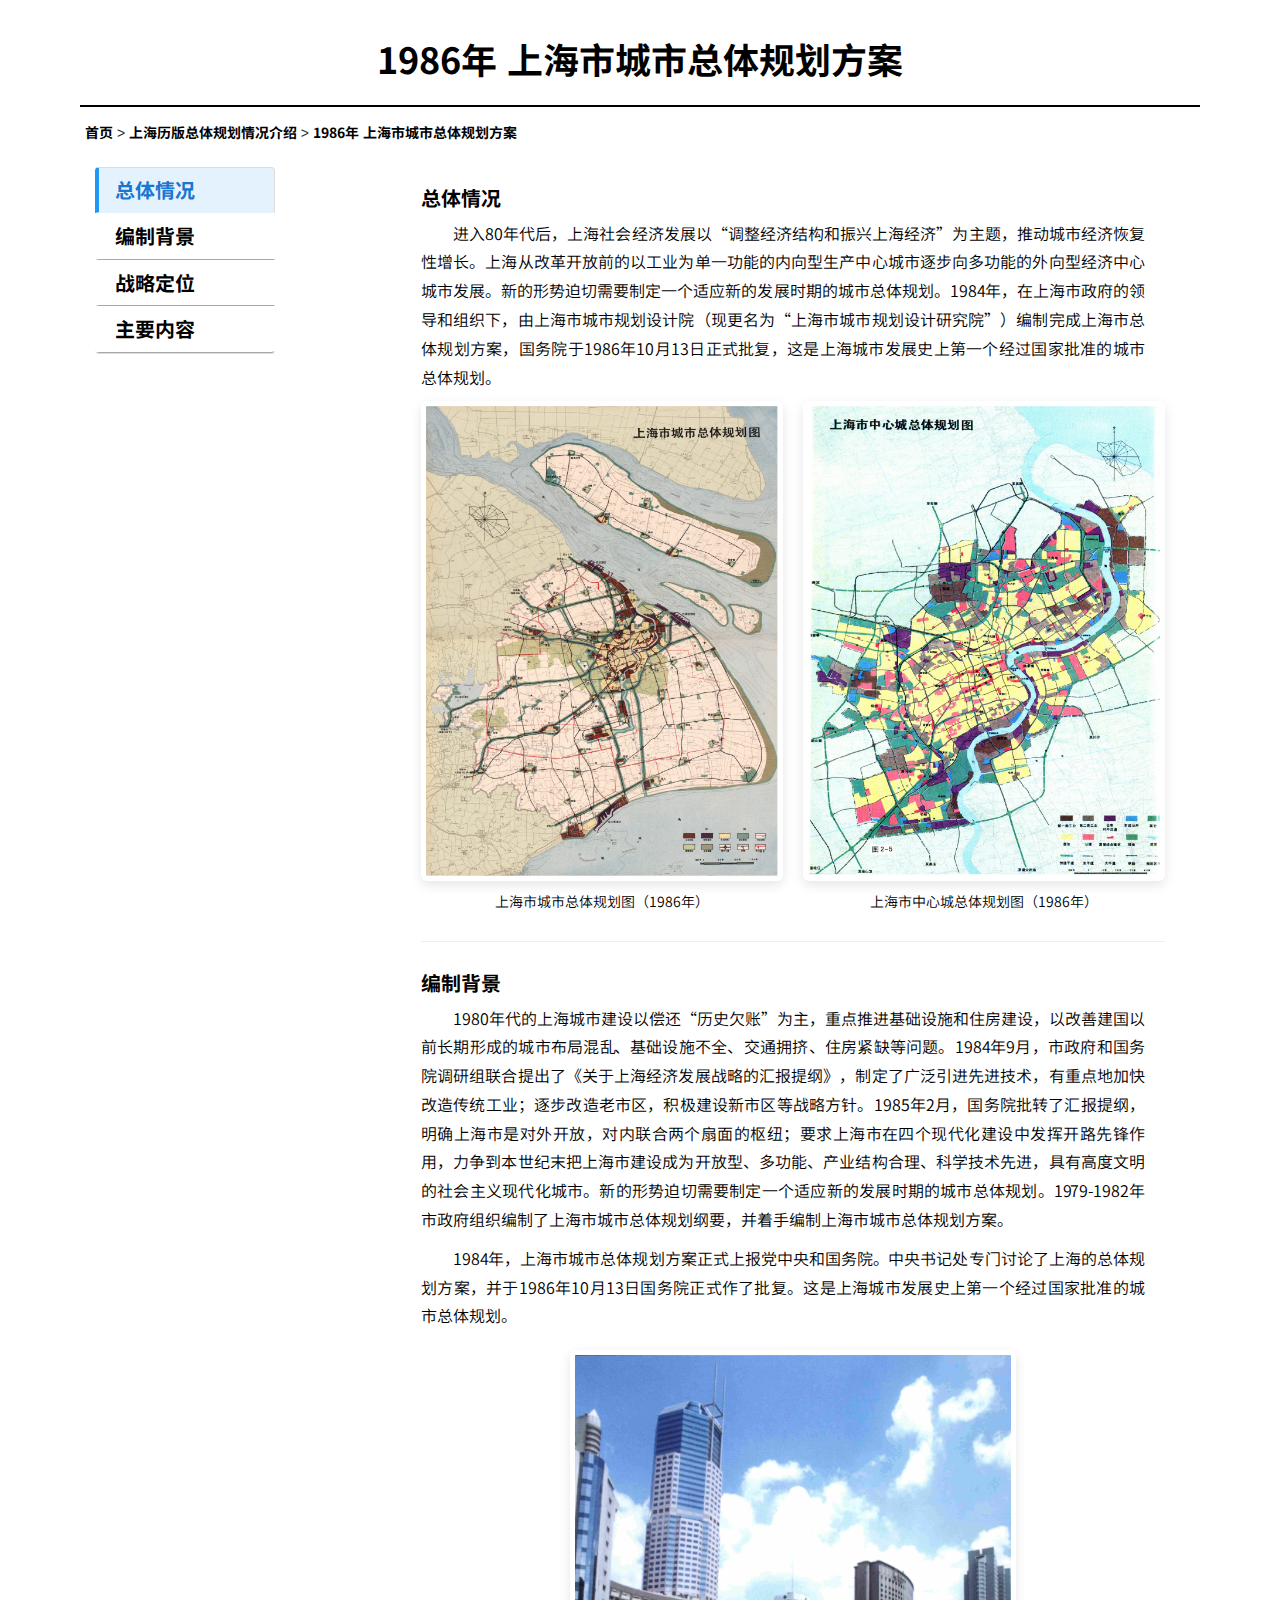
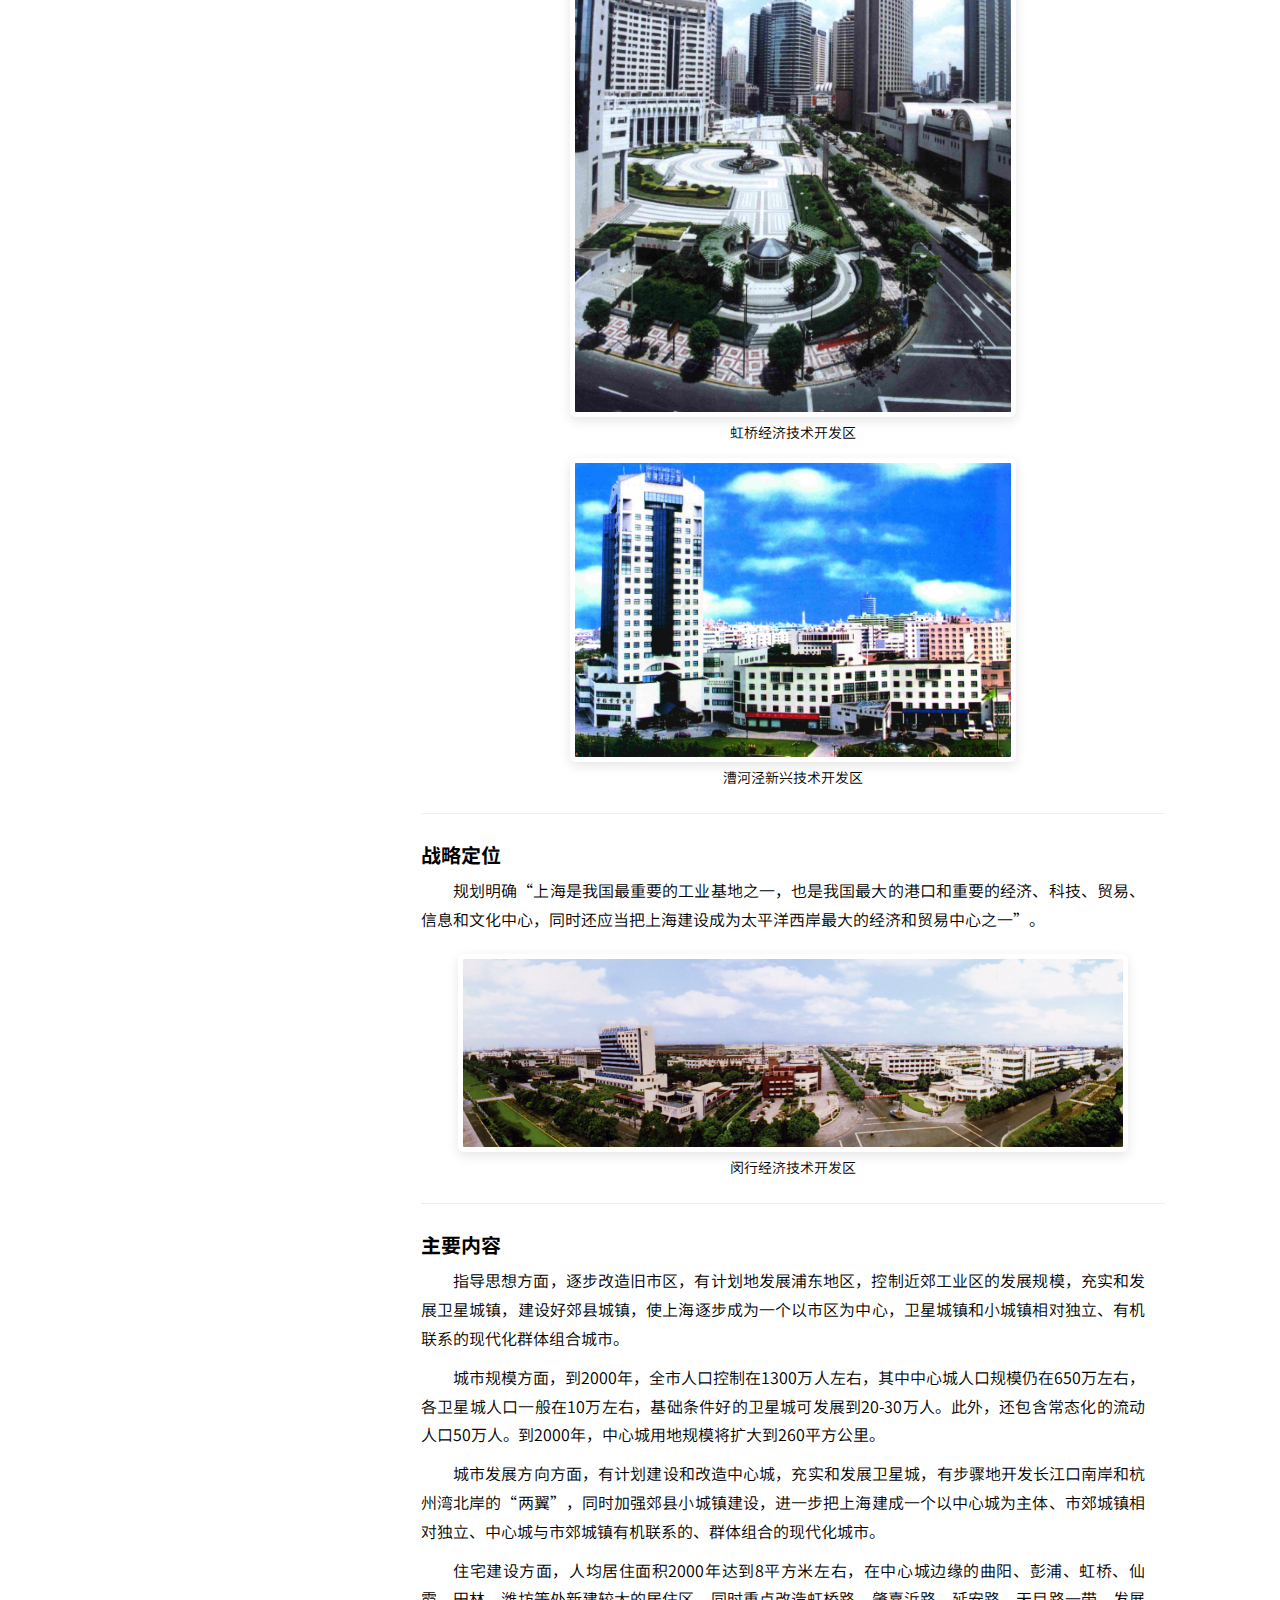
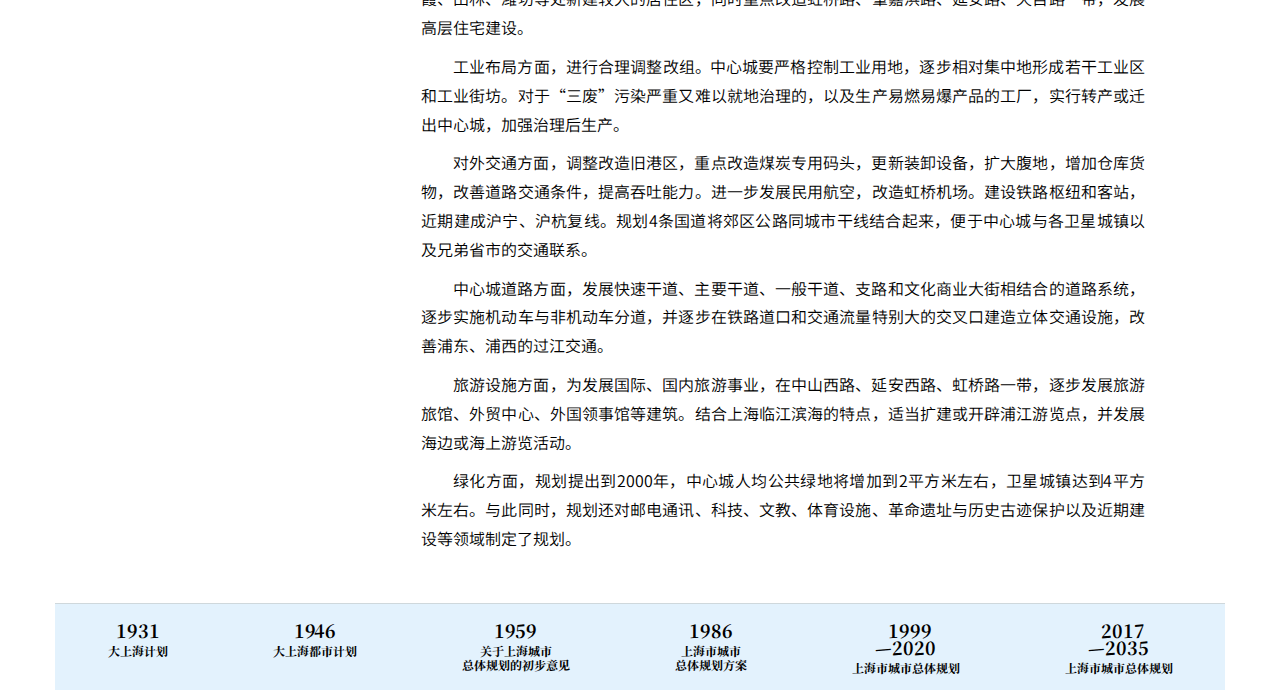
<file: 1986.html>
<!DOCTYPE html>
<html>
<head>
<meta charset="UTF-8">
<title>1986年上海市城市总体规划方案</title>
<link rel="stylesheet" href="https://cdn.bootcdn.net/ajax/libs/twitter-bootstrap/3.3.7/css/bootstrap.min.css">
<link rel="stylesheet" href="years.css">
<script src="https://cdn.bootcdn.net/ajax/libs/jquery/2.1.1/jquery.min.js"></script>
<script src="https://cdn.bootcdn.net/ajax/libs/twitter-bootstrap/3.3.7/js/bootstrap.min.js"></script>
<style>

    </style>
<script>
    $(document).ready(function(){
        $("#myNav").affix({
            offset: { 
                top: 125 
          }
        });
    });
    </script>
</head>
<body data-spy="scroll" data-target="#myScrollspy">
<div class="container">
   <div class="jumbotron">
        <h1>1986年 上海市城市总体规划方案</h1>        
    </div>
    <div class="breadcrumb">
        <a href="/">首页</a> > 
        <a href="index.html">上海历版总体规划情况介绍</a> > 
        <a href="1946.html">1986年&nbsp;上海市城市总体规划方案</a>
    </div>
    <div class="row">
        <div class="col-xs-3" id="myScrollspy">
            <ul class="nav nav-tabs nav-stacked" id="myNav">
                <li class="active"><a href="#section-1">总体情况</a></li>
                <li><a href="#section-2">编制背景</a></li>
                <li><a href="#section-3">战略定位</a></li>
                <li><a href="#section-4">主要内容</a></li>
            </ul>
        </div>
        <div class="col-xs-9">
            <h2 id="section-1">总体情况</h2>
            <p class="right-text">进入80年代后，上海社会经济发展以“调整经济结构和振兴上海经济”为主题，推动城市经济恢复性增长。上海从改革开放前的以工业为单一功能的内向型生产中心城市逐步向多功能的外向型经济中心城市发展。新的形势迫切需要制定一个适应新的发展时期的城市总体规划。1984年，在上海市政府的领导和组织下，由上海市城市规划设计院（现更名为“上海市城市规划设计研究院”）编制完成上海市总体规划方案，国务院于1986年10月13日正式批复，这是上海城市发展史上第一个经过国家批准的城市总体规划。</p>
            <div class="img-group">
                <div class="item-wrapper">
                    <img class="right-image" src="./images/1986/1.jpg" alt="上海市城市总体规划图（1986年）">
                    <p class="image-caption">上海市城市总体规划图（1986年）</p>
                </div>            
                <div class="item-wrapper">
                    <img class="right-image" src="./images/1986/2.jpg" alt="上海市中心城总体规划图（1986年）">
                    <p class="image-caption">上海市中心城总体规划图（1986年）</p>
                </div>
            </div>
            <hr>
            <h2 id="section-2">编制背景</h2>
            <p class="right-text">1980年代的上海城市建设以偿还“历史欠账”为主，重点推进基础设施和住房建设，以改善建国以前长期形成的城市布局混乱、基础设施不全、交通拥挤、住房紧缺等问题。1984年9月，市政府和国务院调研组联合提出了《关于上海经济发展战略的汇报提纲》，制定了广泛引进先进技术，有重点地加快改造传统工业；逐步改造老市区，积极建设新市区等战略方针。1985年2月，国务院批转了汇报提纲，明确上海市是对外开放，对内联合两个扇面的枢纽；要求上海市在四个现代化建设中发挥开路先锋作用，力争到本世纪末把上海市建设成为开放型、多功能、产业结构合理、科学技术先进，具有高度文明的社会主义现代化城市。新的形势迫切需要制定一个适应新的发展时期的城市总体规划。1979-1982年市政府组织编制了上海市城市总体规划纲要，并着手编制上海市城市总体规划方案。</p>
            <p class="right-text">1984年，上海市城市总体规划方案正式上报党中央和国务院。中央书记处专门讨论了上海的总体规划方案，并于1986年10月13日国务院正式作了批复。这是上海城市发展史上第一个经过国家批准的城市总体规划。</p>
            <div class="img-group">
                <div class="item-wrapper">
                    <img class="right-image" src="./images/1986/3.jpg" alt="虹桥经济技术开发区">
                    <p class="image-caption">虹桥经济技术开发区</p>
                </div>
            </div>
            <div class="img-group">
                <div class="item-wrapper">
                    <img class="right-image" src="./images/1986/4.jpg" alt="漕河泾新兴技术开发区">
                    <p class="image-caption">漕河泾新兴技术开发区</p>
                </div>
            </div>
            <hr>
            <h2 id="section-3">战略定位</h2>
            <p class="right-text">规划明确“上海是我国最重要的工业基地之一，也是我国最大的港口和重要的经济、科技、贸易、信息和文化中心，同时还应当把上海建设成为太平洋西岸最大的经济和贸易中心之一”。</p>
            <div class="img-group">
                <div class="item-wrapper">
                    <img style="width: 90%;" class="right-image" src="./images/1986/5.jpg" alt="闵行经济技术开发区">
                    <p style="width: 90%;" class="image-caption">闵行经济技术开发区</p>
                </div>
            </div>
            <hr>
            <h2 id="section-4">主要内容</h2>
            <p class="right-text">指导思想方面，逐步改造旧市区，有计划地发展浦东地区，控制近郊工业区的发展规模，充实和发展卫星城镇，建设好郊县城镇，使上海逐步成为一个以市区为中心，卫星城镇和小城镇相对独立、有机联系的现代化群体组合城市。 </p>
            <p class="right-text">城市规模方面，到2000年，全市人口控制在1300万人左右，其中中心城人口规模仍在650万左右，各卫星城人口一般在10万左右，基础条件好的卫星城可发展到20-30万人。此外，还包含常态化的流动人口50万人。到2000年，中心城用地规模将扩大到260平方公里。</p>
            <p class="right-text">城市发展方向方面，有计划建设和改造中心城，充实和发展卫星城，有步骤地开发长江口南岸和杭州湾北岸的“两翼”，同时加强郊县小城镇建设，进一步把上海建成一个以中心城为主体、市郊城镇相对独立、中心城与市郊城镇有机联系的、群体组合的现代化城市。</p>
            <p class="right-text">住宅建设方面，人均居住面积2000年达到8平方米左右，在中心城边缘的曲阳、彭浦、虹桥、仙霞、田林、潍坊等处新建较大的居住区，同时重点改造虹桥路、肇嘉浜路、延安路、天目路一带，发展高层住宅建设。</p>                    
            <p class="right-text">工业布局方面，进行合理调整改组。中心城要严格控制工业用地，逐步相对集中地形成若干工业区和工业街坊。对于“三废”污染严重又难以就地治理的，以及生产易燃易爆产品的工厂，实行转产或迁出中心城，加强治理后生产。</p>                    
            <p class="right-text">对外交通方面，调整改造旧港区，重点改造煤炭专用码头，更新装卸设备，扩大腹地，增加仓库货物，改善道路交通条件，提高吞吐能力。进一步发展民用航空，改造虹桥机场。建设铁路枢纽和客站，近期建成沪宁、沪杭复线。规划4条国道将郊区公路同城市干线结合起来，便于中心城与各卫星城镇以及兄弟省市的交通联系。</p>                    
            <p class="right-text">中心城道路方面，发展快速干道、主要干道、一般干道、支路和文化商业大街相结合的道路系统，逐步实施机动车与非机动车分道，并逐步在铁路道口和交通流量特别大的交叉口建造立体交通设施，改善浦东、浦西的过江交通。</p>                    
            <p class="right-text">旅游设施方面，为发展国际、国内旅游事业，在中山西路、延安西路、虹桥路一带，逐步发展旅游旅馆、外贸中心、外国领事馆等建筑。结合上海临江滨海的特点，适当扩建或开辟浦江游览点，并发展海边或海上游览活动。</p>                    
            <p class="right-text">绿化方面，规划提出到2000年，中心城人均公共绿地将增加到2平方米左右，卫星城镇达到4平方米左右。与此同时，规划还对邮电通讯、科技、文教、体育设施、革命遗址与历史古迹保护以及近期建设等领域制定了规划。</p>                    
            <br><br>
        </div>
        <div class="bottom-nav">
            <a href="1931.html" class="timeline-item">                
                <div class="year-title-container">
                    <div class="year">1931</div>
                    <div class="subtitle">大上海计划</div>
                </div>
            </a>
            <a href="1946.html" class="timeline-item">
                <div class="year-title-container">
                    <div class="year">1946</div>
                    <div class="subtitle">大上海都市计划</div>
                </div>
            </a>
            <a href="1959.html" class="timeline-item">
                <div class="year-title-container">
                    <div class="year">1959</div>
                    <div class="subtitle">关于上海城市<br/> 总体规划的初步意见</div>
                </div>
            </a>
            <a href="1986.html" class="timeline-item">
                <div class="year-title-container">
                    <div class="year">1986</div>
                    <div class="subtitle">上海市城市<br/>总体规划方案</div>
                </div>
            </a>
            <a href="1999.html" class="timeline-item">
                <div class="year-title-container">
                    <div class="year">&nbsp;&nbsp;1999</div>
                    <div class="year" style="margin-top:-18px">—2020</div>
                    <div class="subtitle">上海市城市总体规划</div>
                </div>
            </a>
            <a href="./2035/index.html" class="timeline-item">
                <div class="year-title-container">
                    <div class="year">&nbsp;&nbsp;2017</div>
                    <div class="year"  style="margin-top:-18px">—2035</div>
                    <div class="subtitle">上海市城市总体规划</div>
                </div>
            </a>
        </div>
    </div>
</div>
</body>
</html>
</file>
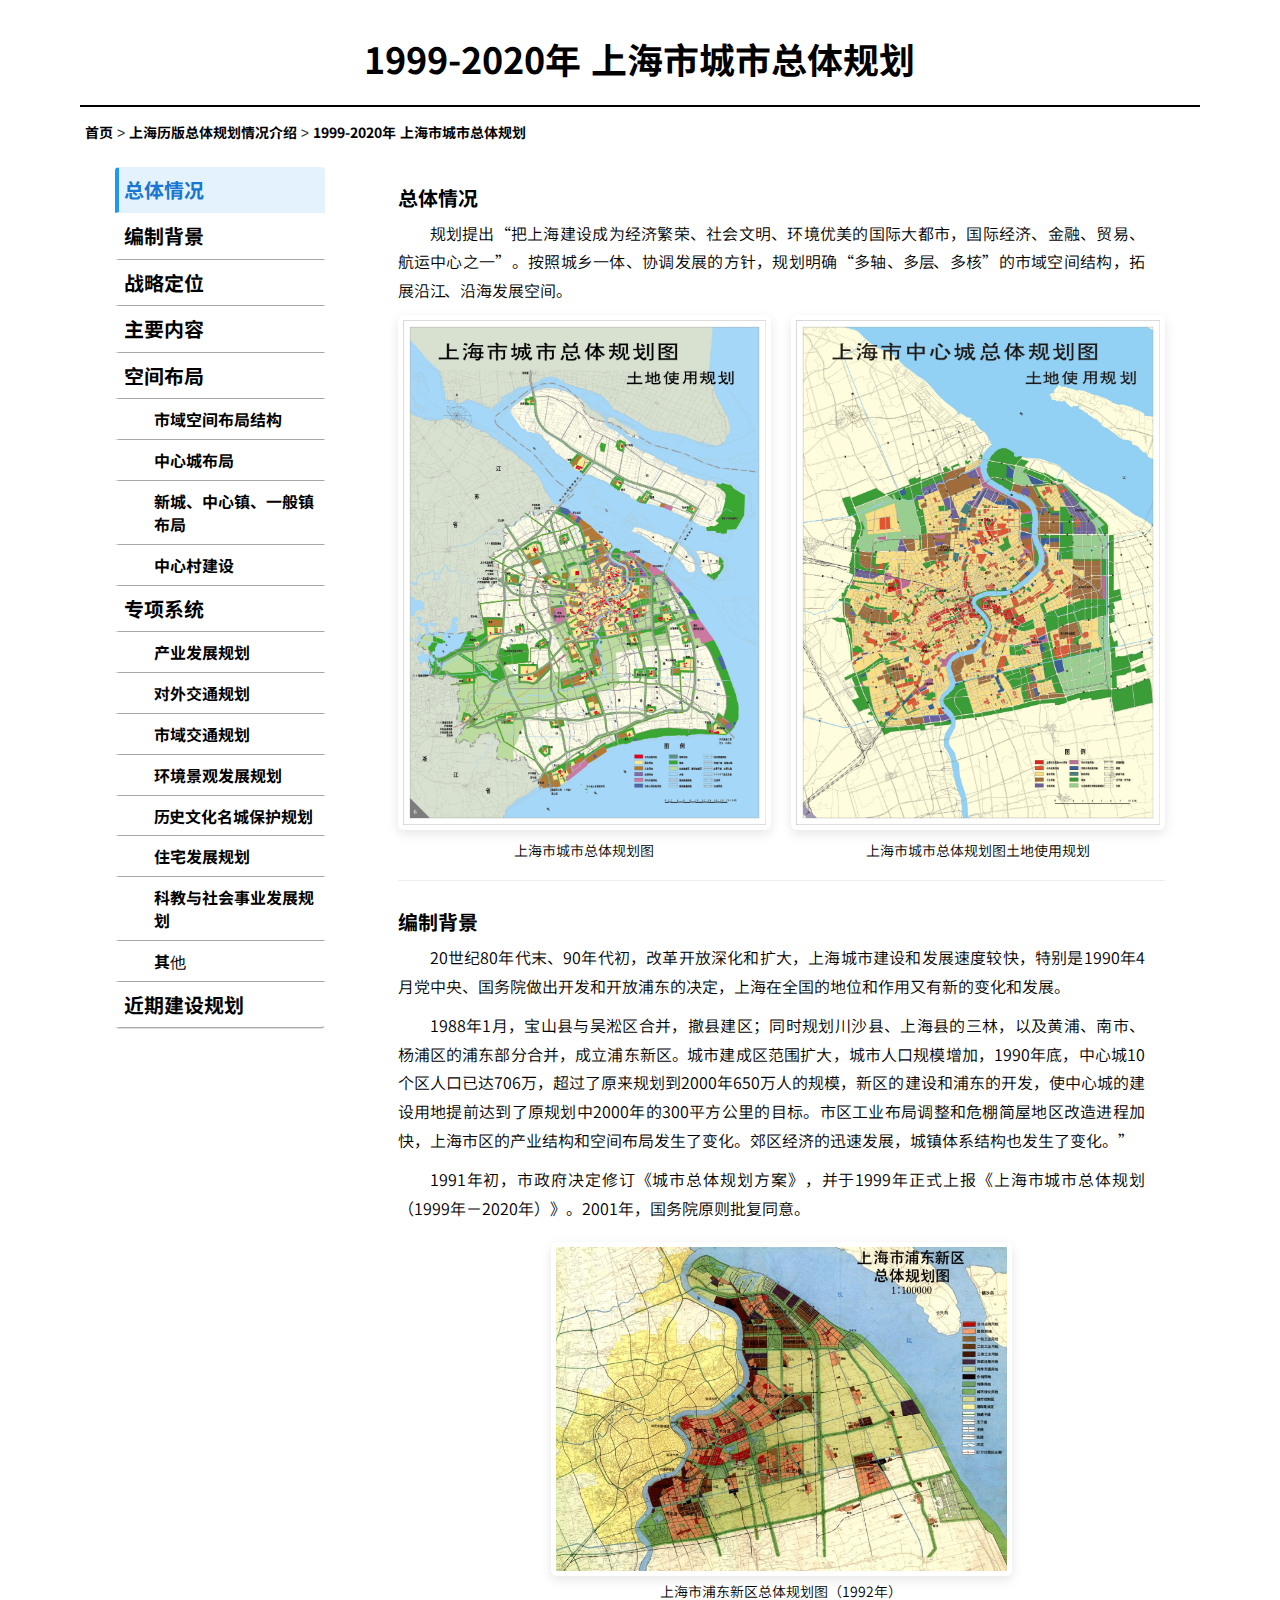
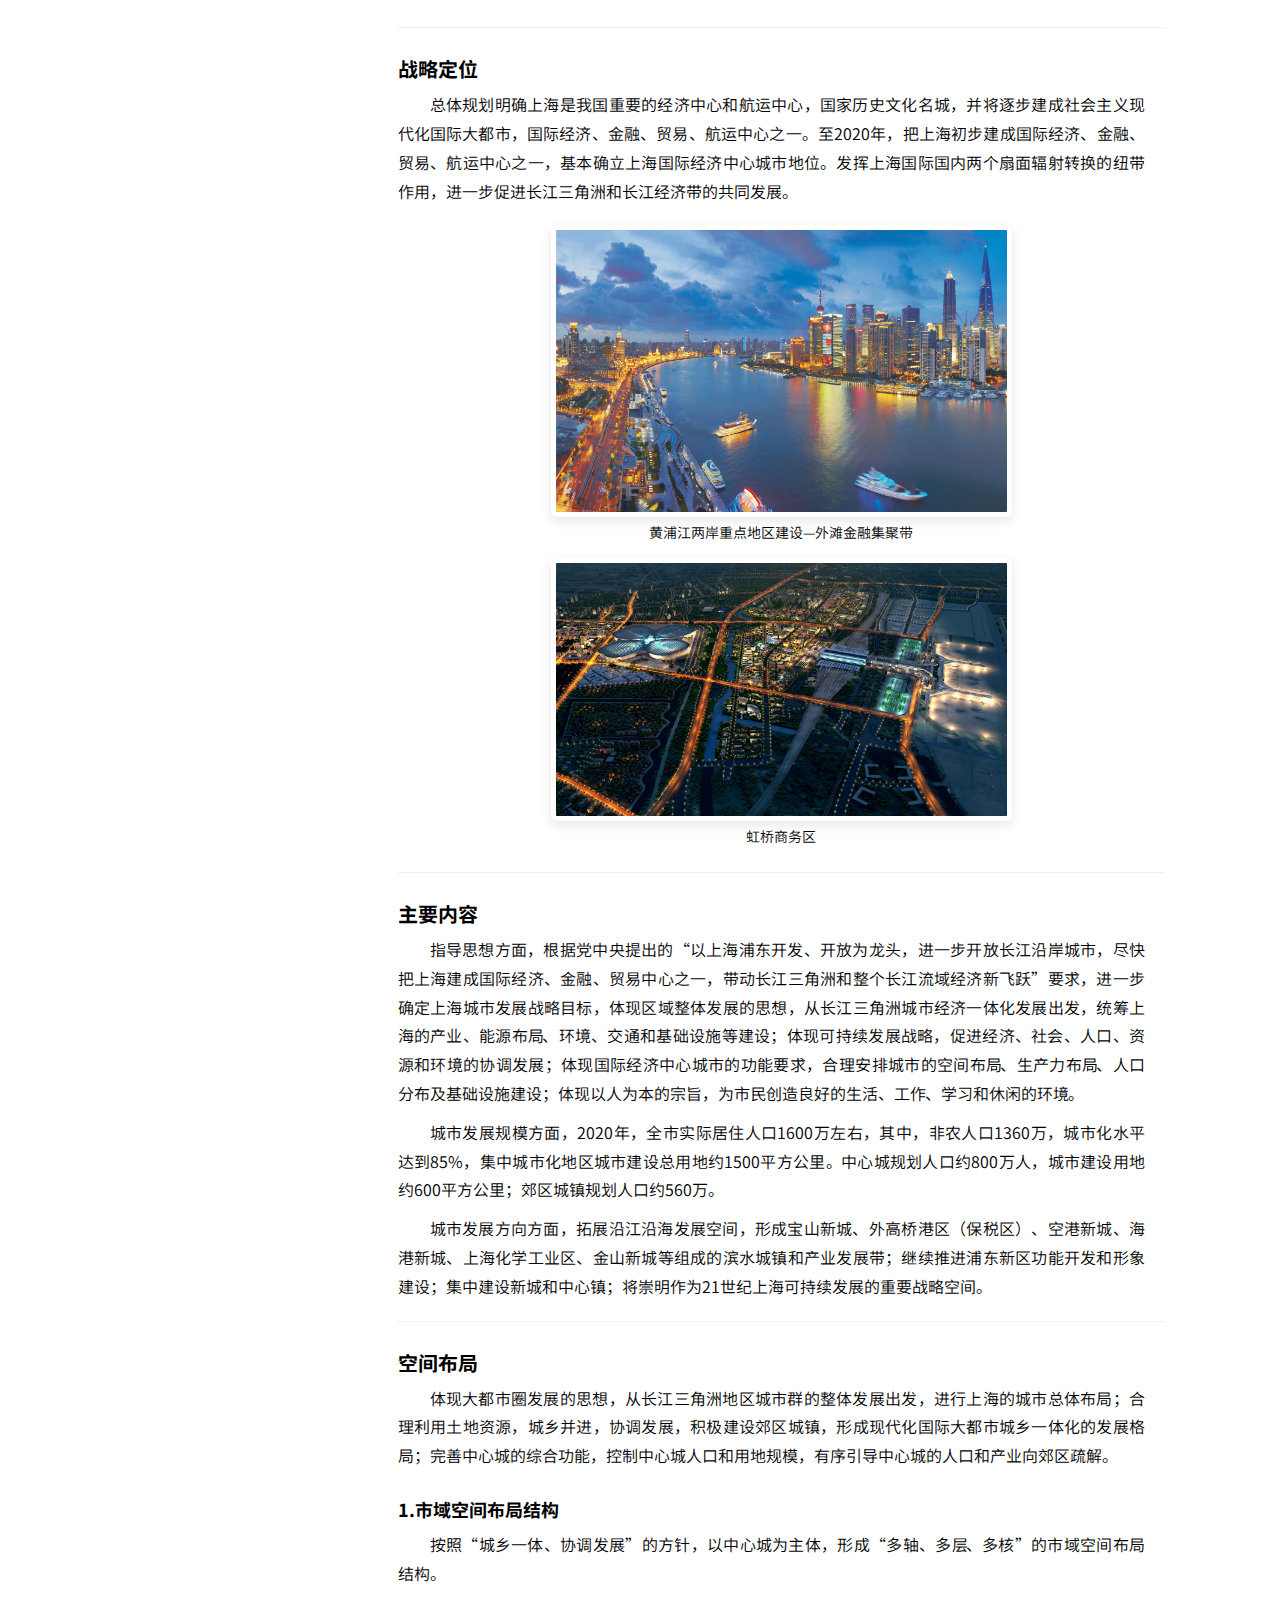
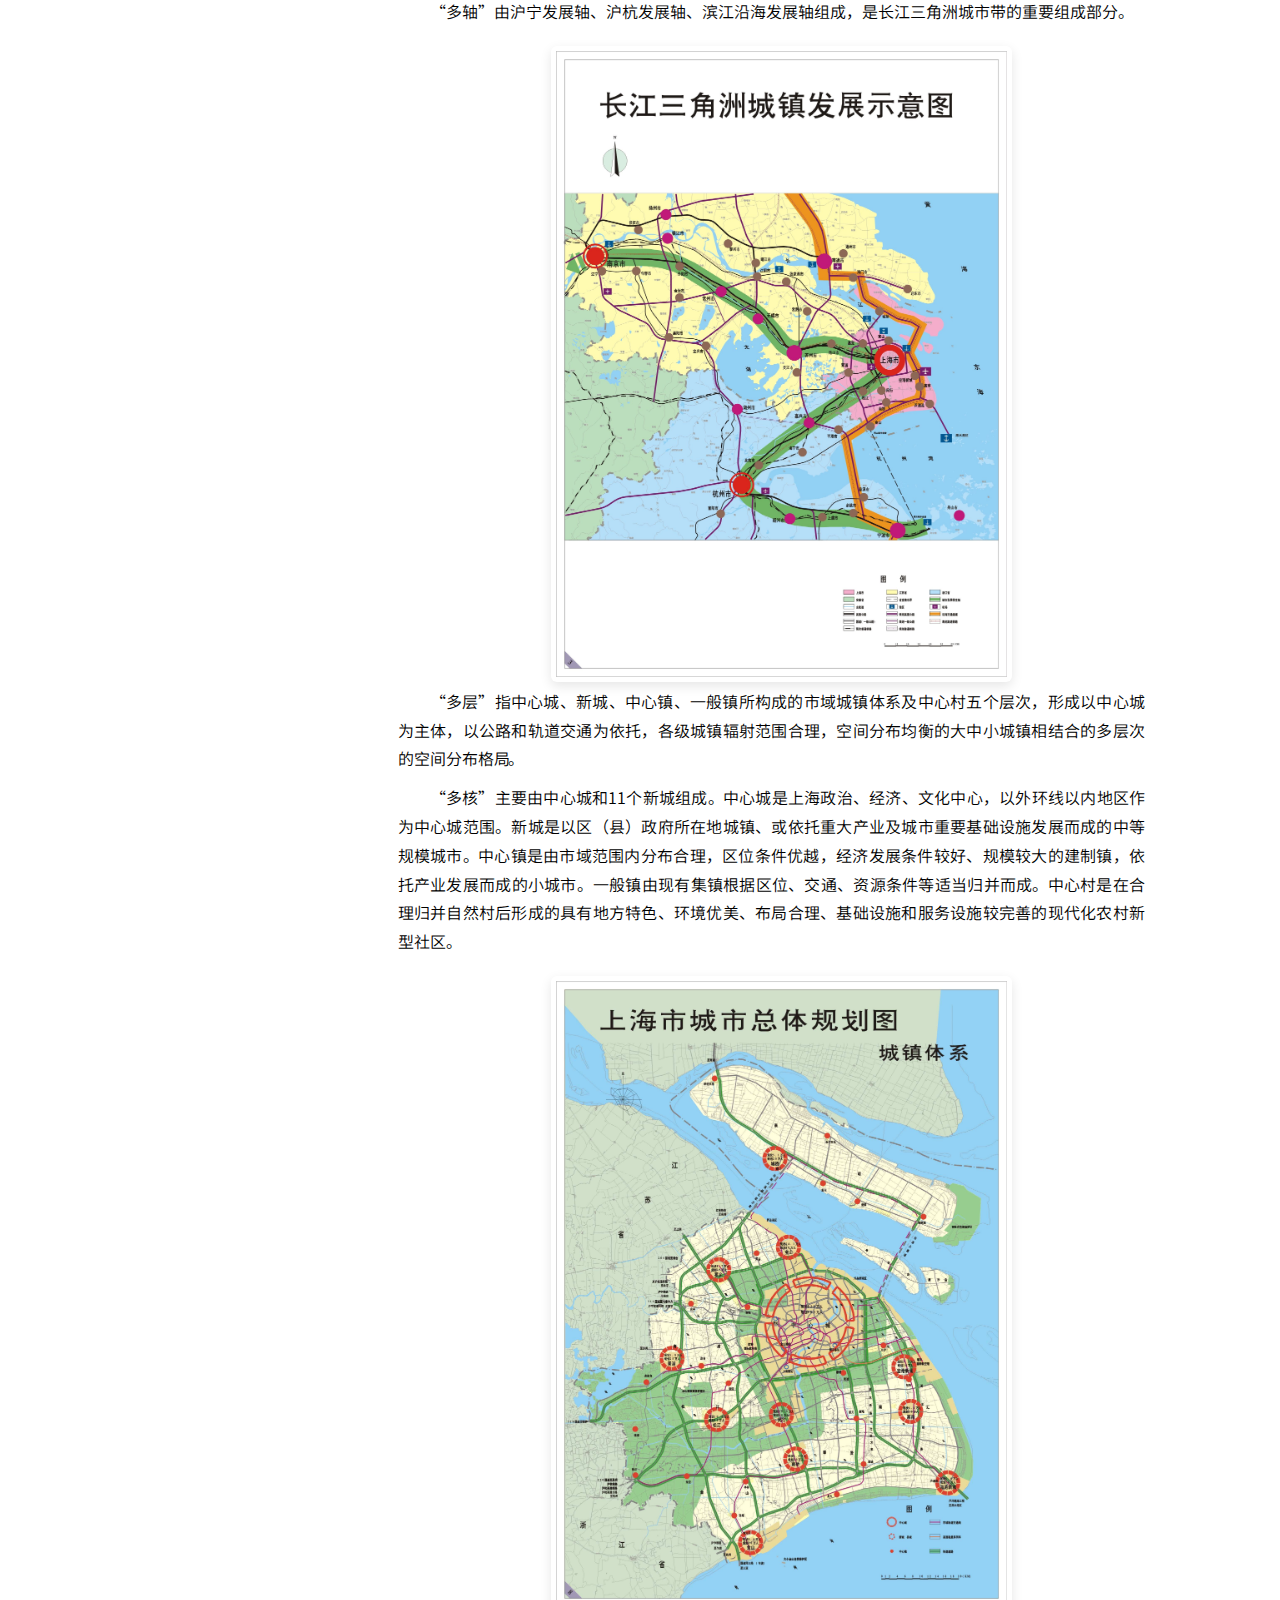
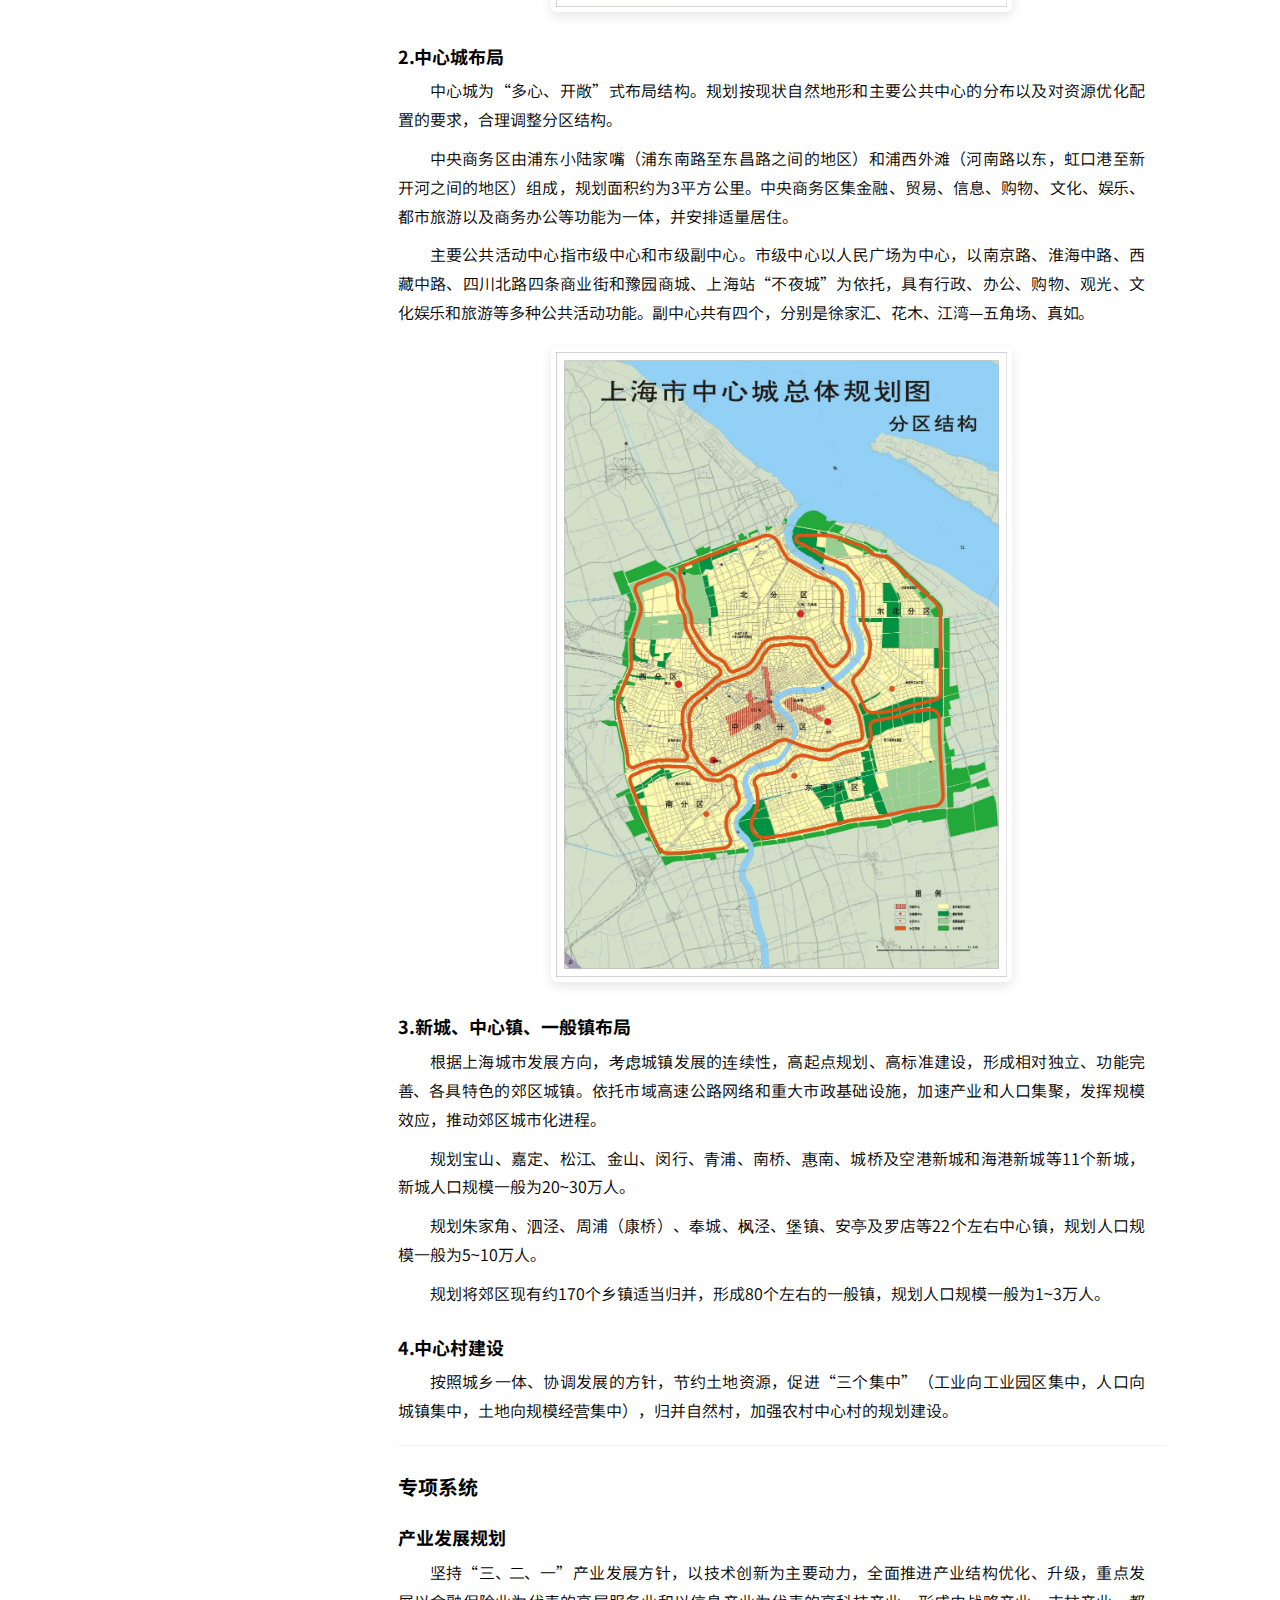
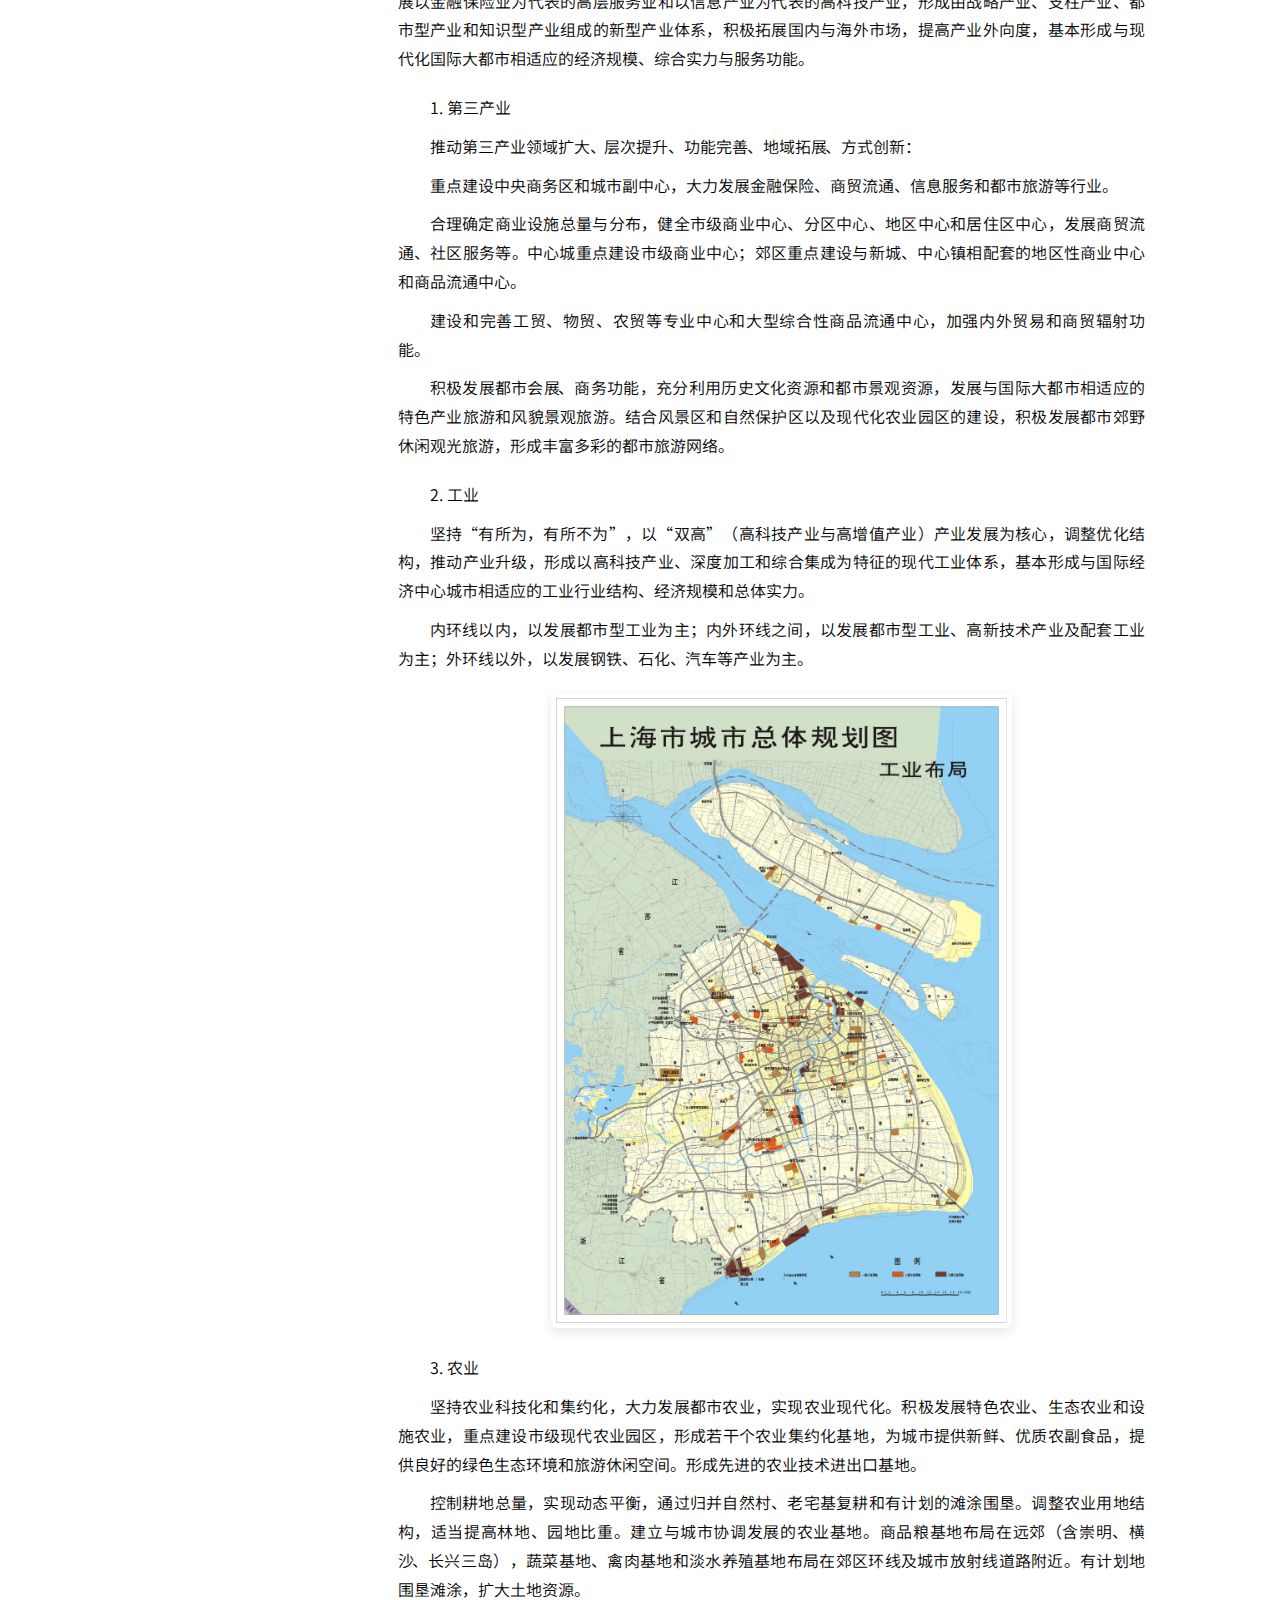
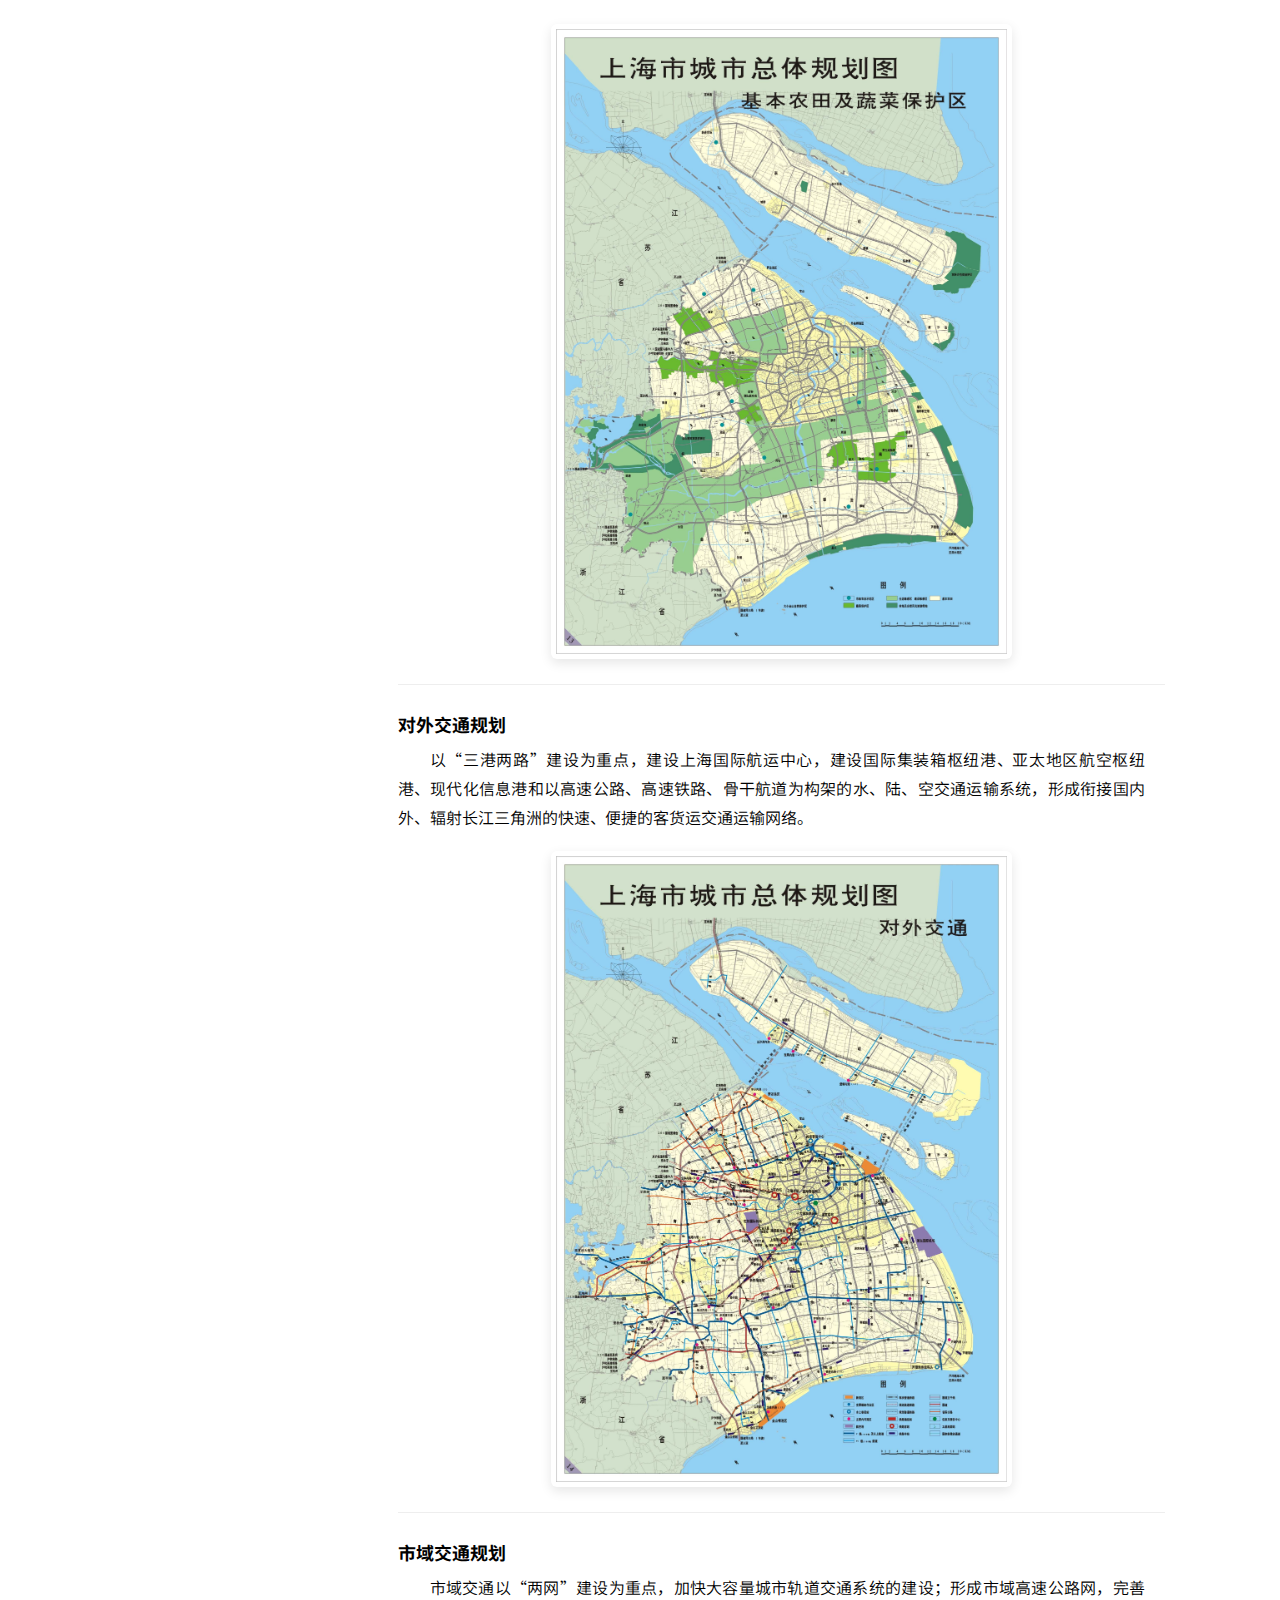
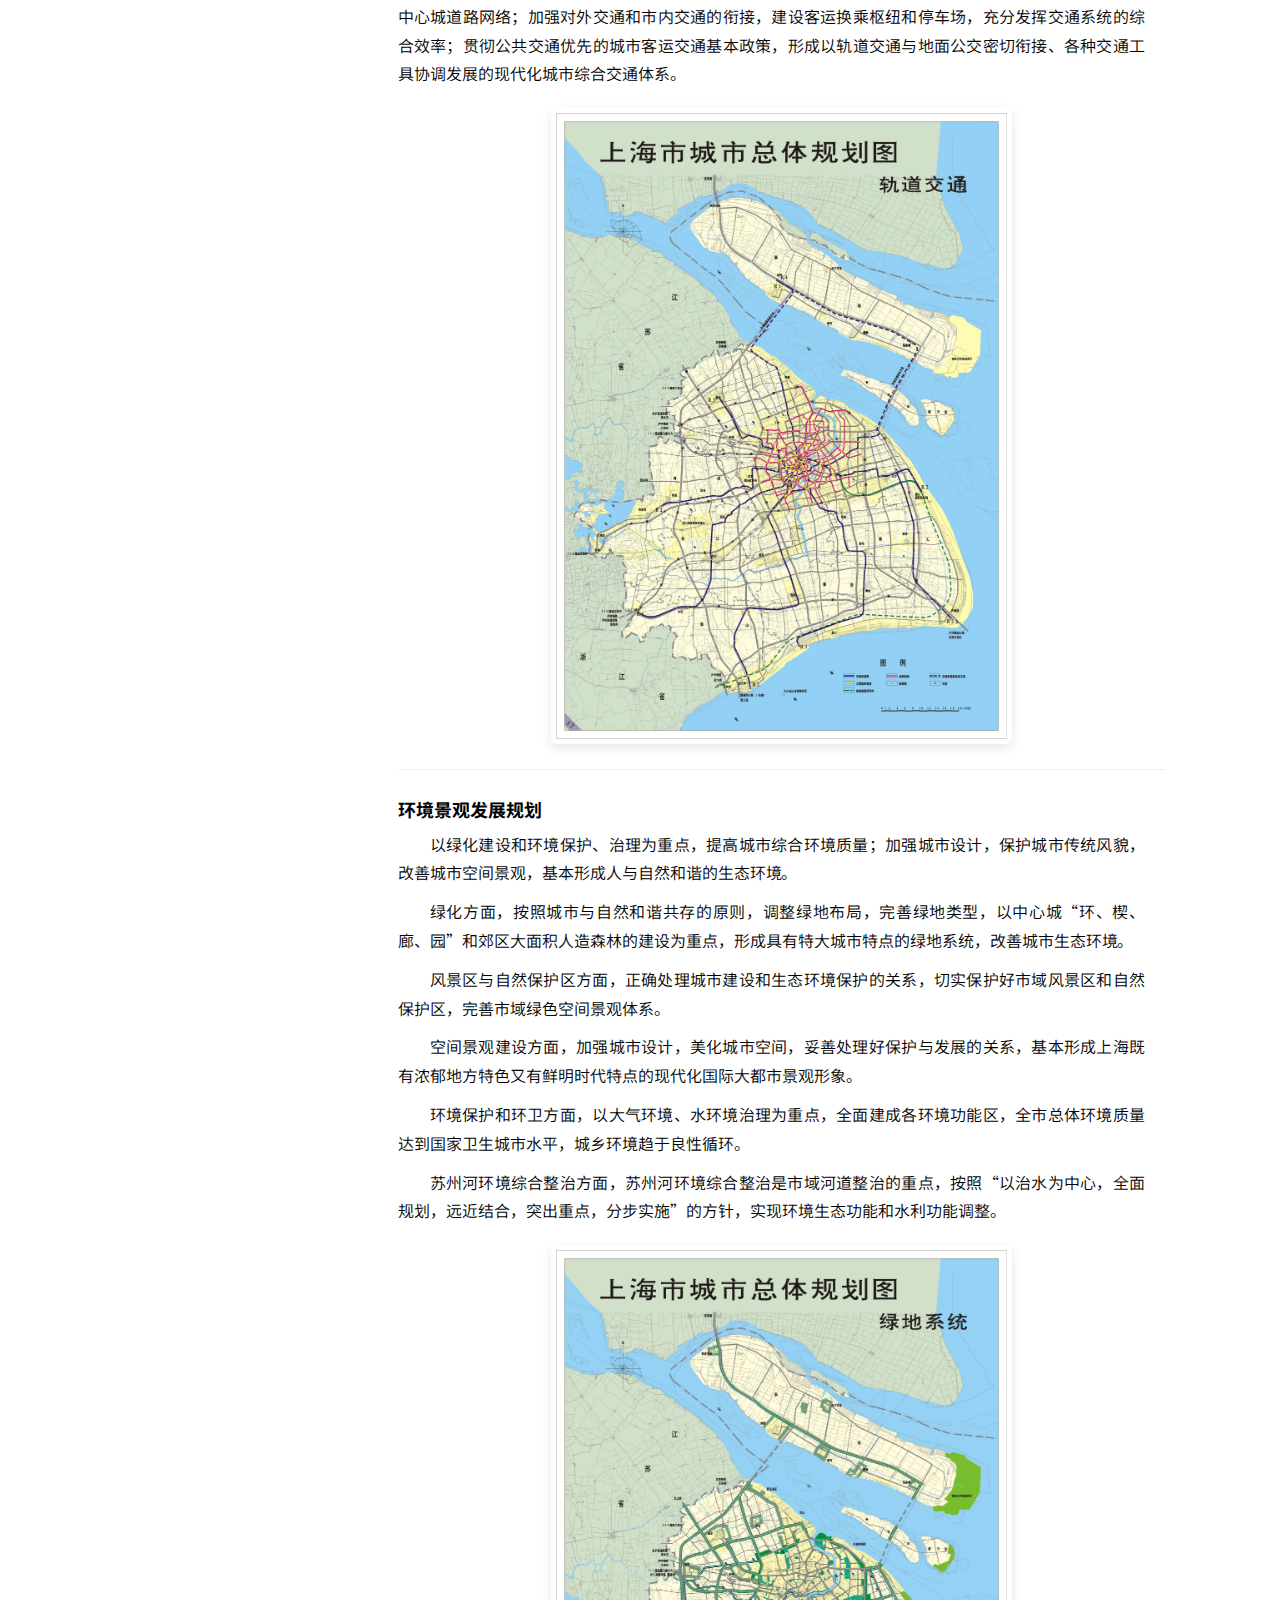
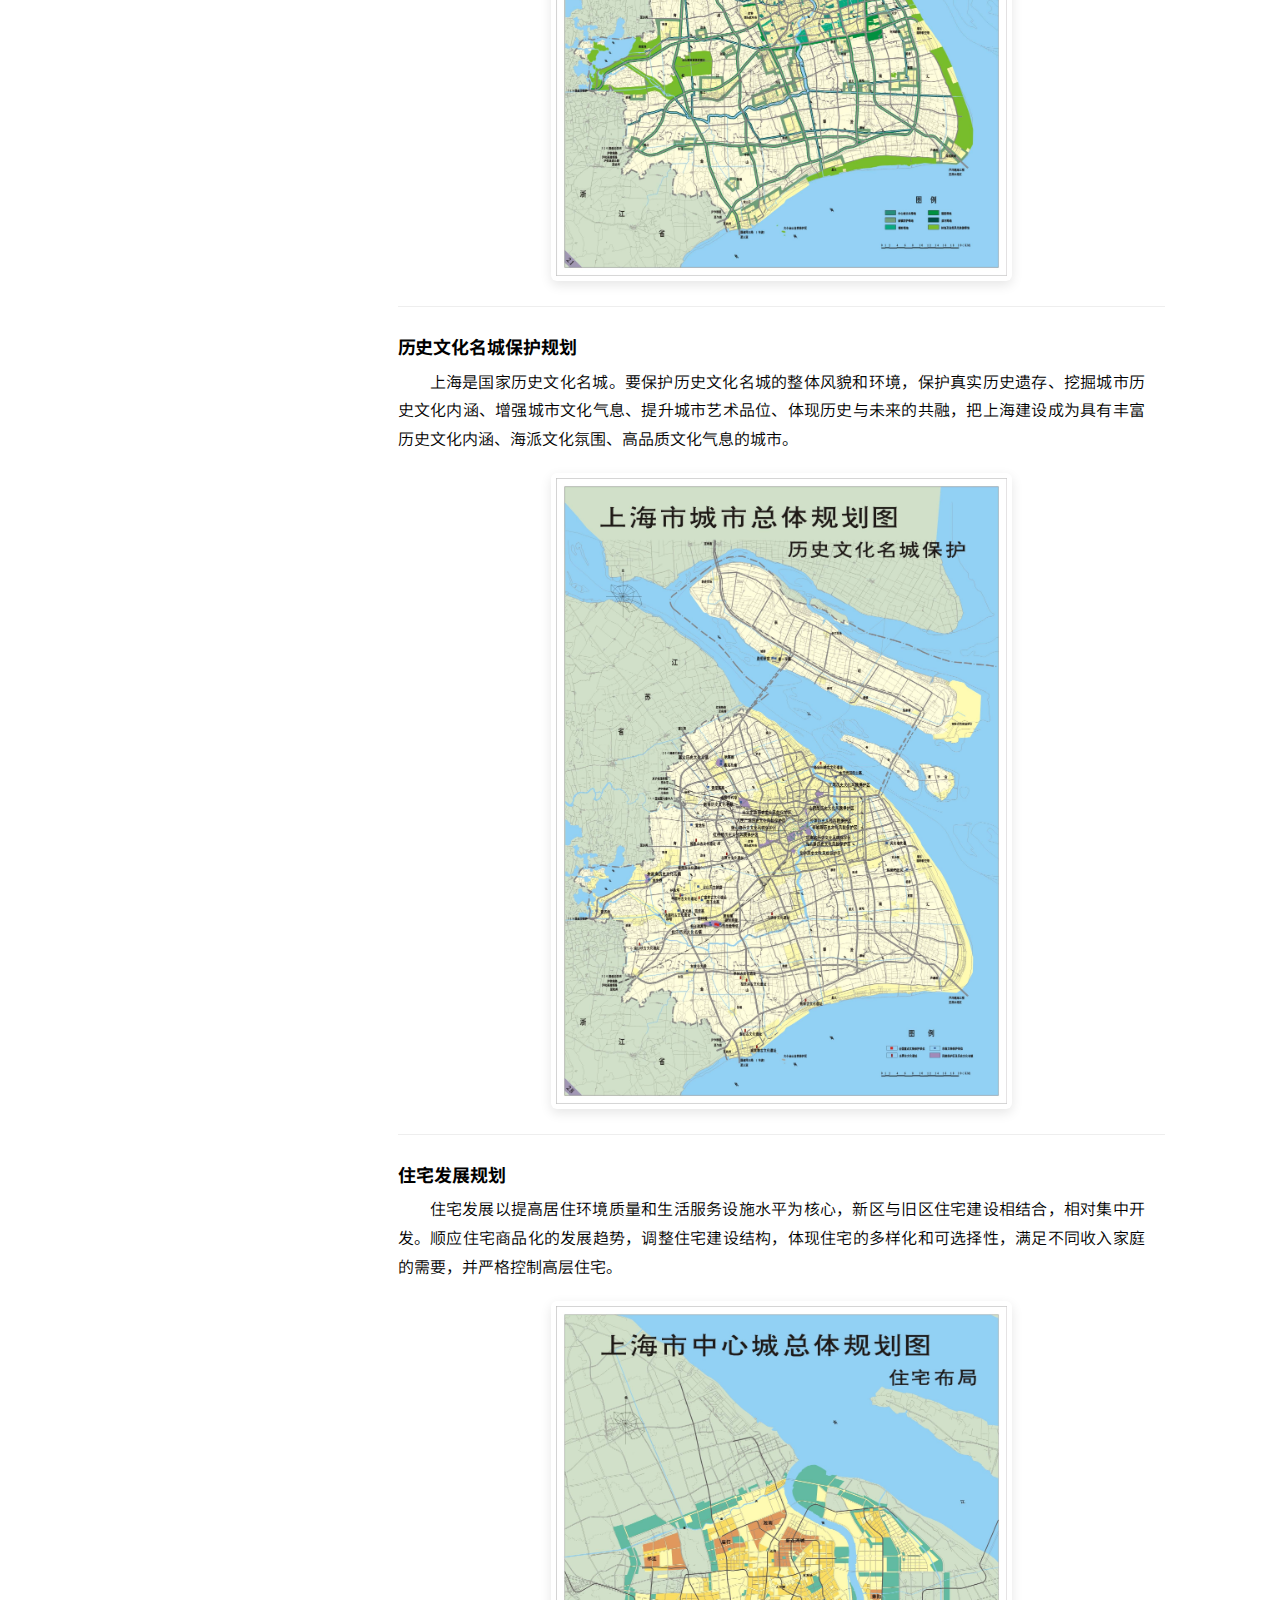
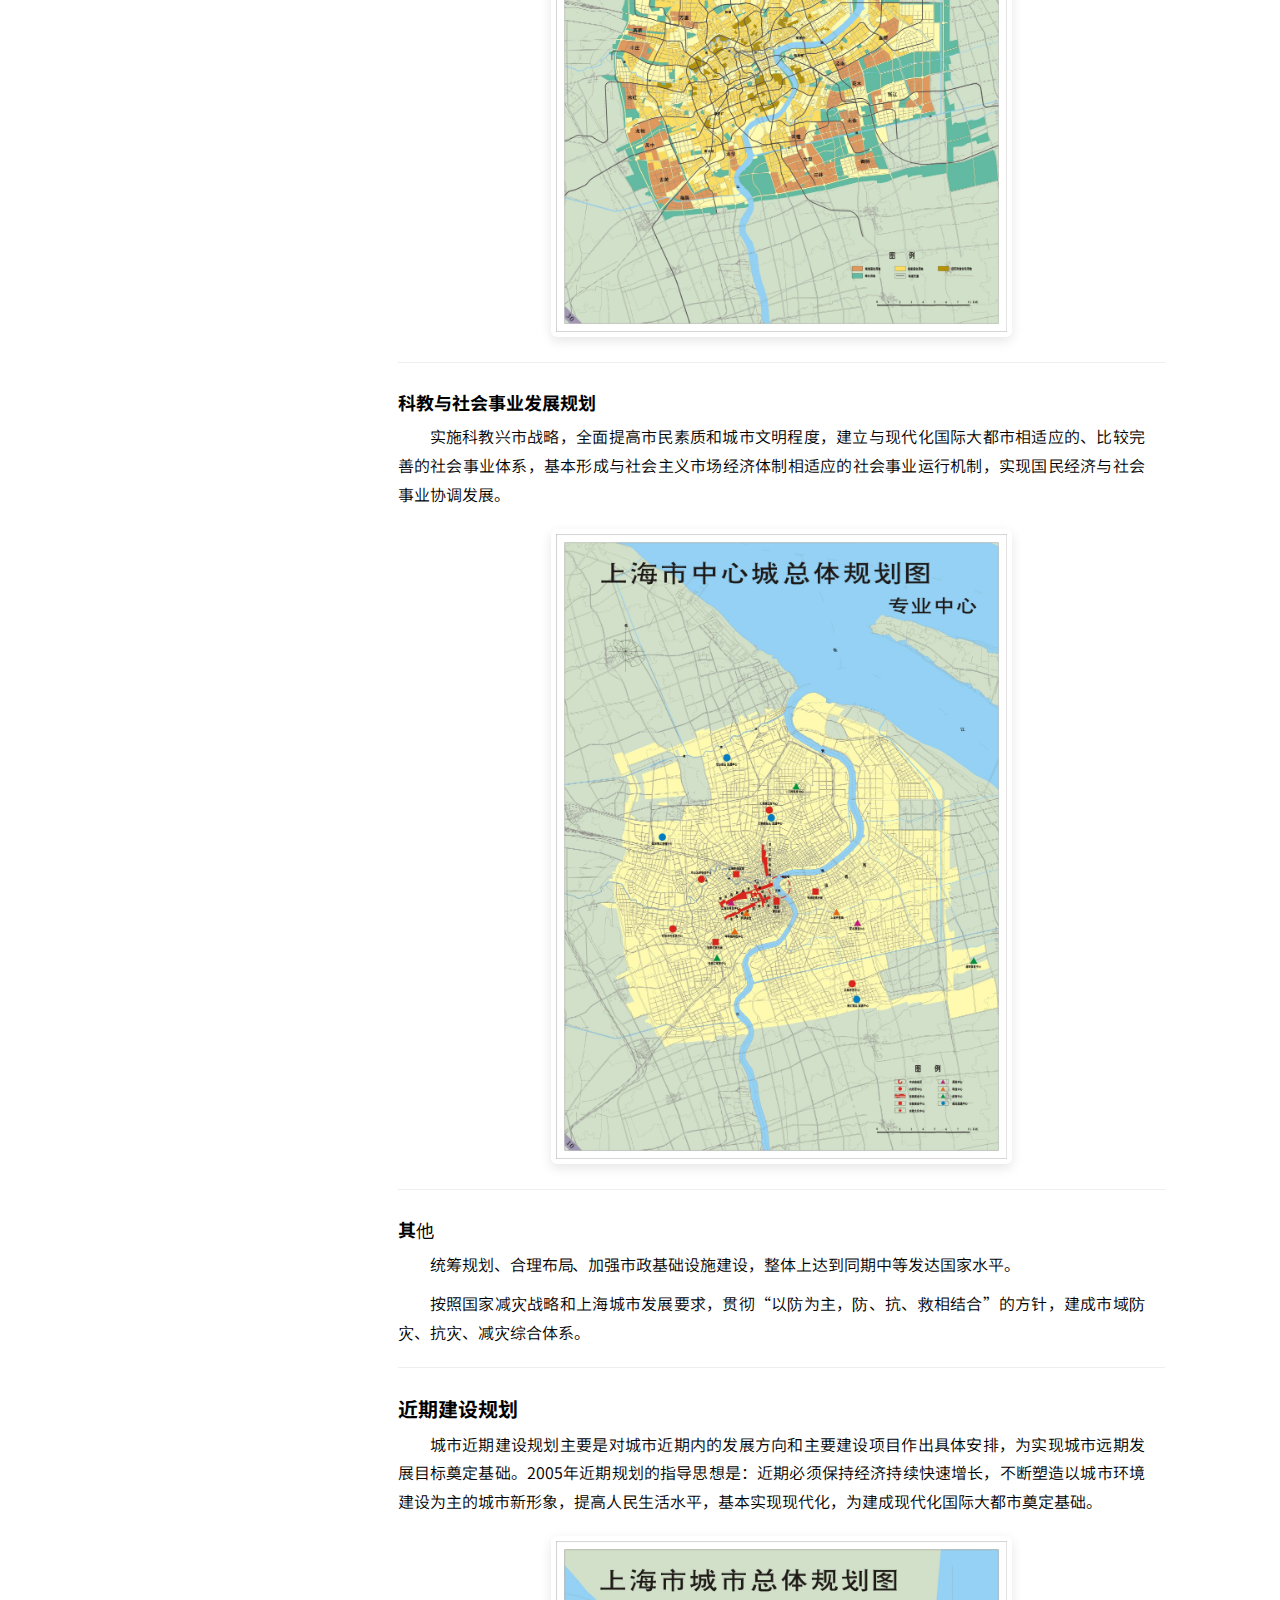
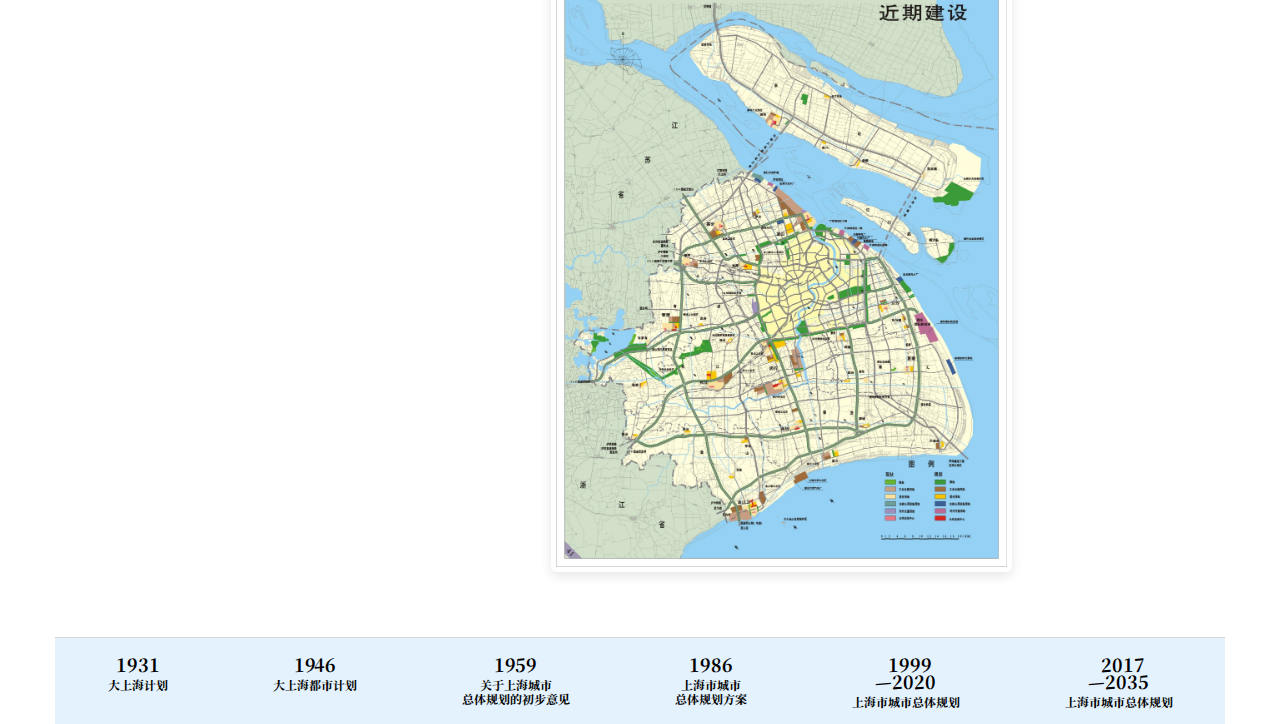
<file: 1999.html>
<!DOCTYPE html>
<html>
<head>
<meta charset="UTF-8">
<title>1999-2020年上海市城市总体规划</title>
<link rel="stylesheet" href="https://cdn.bootcdn.net/ajax/libs/twitter-bootstrap/3.3.7/css/bootstrap.min.css">
<link rel="stylesheet" href="1999.css">
<script src="https://cdn.bootcdn.net/ajax/libs/jquery/2.1.1/jquery.min.js"></script>
<script src="https://cdn.bootcdn.net/ajax/libs/twitter-bootstrap/3.3.7/js/bootstrap.min.js"></script>
<style>
    ul.nav-tabs li.sub-nav-item{
        font-family: 'Sans-normal', sans-serif!important;
        font-weight: 500;
        font-size:10px!important;
        border-radius: 6px;
        color: #555;
    }
</style>
<script>
    $(document).ready(function(){
        $("#myNav").affix({
            offset: { 
                top: 125 
          }
        });
    });
    </script>
</head>
<body data-spy="scroll" data-target="#myScrollspy">
<div class="container">
   <div class="jumbotron">
        <h1>1999-2020年 上海市城市总体规划</h1>        
    </div>
    <div class="breadcrumb">
        <a href="https://shanghai.tianditu.gov.cn/map/views/">首页</a> > 
        <a href="index.html">上海历版总体规划情况介绍</a> > 
        <a href="1946.html">1999-2020年&nbsp;上海市城市总体规划</a>
    </div>
    <div class="row">
        <div class="col-xs-3" id="myScrollspy">
            <ul class="nav nav-tabs nav-stacked" id="myNav">
                <li class="active"><a href="#section-1">总体情况</a></li>
                <li><a href="#section-2">编制背景</a></li>
                <li><a href="#section-3">战略定位</a></li>
                <li><a href="#section-4">主要内容</a></li>
                <li><a href="#section-5">空间布局</a></li>
                <li class="sub-nav-item"><a href="#section-6">市域空间布局结构</a></li>
                <li class="sub-nav-item"><a href="#section-7">中心城布局</a></li>
                <li class="sub-nav-item"><a href="#section-8">新城、中心镇、一般镇布局</a></li>
                <li class="sub-nav-item"><a href="#section-9">中心村建设</a></li>
                <li><a href="#section-10">专项系统</a></li>
                <li class="sub-nav-item"><a href="#section-11">产业发展规划</a></li>
                <li class="sub-nav-item"><a href="#section-12">对外交通规划</a></li>
                <li class="sub-nav-item"><a href="#section-13">市域交通规划</a></li>
                <li class="sub-nav-item"><a href="#section-14">环境景观发展规划</a></li>
                <li class="sub-nav-item"><a href="#section-15">历史文化名城保护规划</a></li>
                <li class="sub-nav-item"><a href="#section-16">住宅发展规划</a></li>
                <li class="sub-nav-item"><a href="#section-17">科教与社会事业发展规划</a></li>
                <li class="sub-nav-item"><a href="#section-18">其他</a></li>
                <li><a href="#section-19">近期建设规划</a></li>
            </ul>
        </div>
        <div class="col-xs-9">
            <h2 id="section-1">总体情况</h2>
            <p class="right-text">规划提出“把上海建设成为经济繁荣、社会文明、环境优美的国际大都市，国际经济、金融、贸易、航运中心之一”。按照城乡一体、协调发展的方针，规划明确“多轴、多层、多核”的市域空间结构，拓展沿江、沿海发展空间。</p>
            <div class="img-group">
                <div class="item-wrapper">
                    <img class="right-image" src="./images/1999/1.jpg" alt="上海市城市总体规划图">
                    <p class="image-caption">上海市城市总体规划图</p>
                </div>               
                <div class="item-wrapper">
                    <img class="right-image" src="./images/1999/2.jpg" alt="上海市城市总体规划图土地使用规划">
                    <p class="image-caption">上海市城市总体规划图土地使用规划</p>
                </div>
            </div>
            <hr>
            <h2 id="section-2">编制背景</h2>
            <p class="right-text">20世纪80年代末、90年代初，改革开放深化和扩大，上海城市建设和发展速度较快，特别是1990年4月党中央、国务院做出开发和开放浦东的决定，上海在全国的地位和作用又有新的变化和发展。</p>
            <p class="right-text">1988年1月，宝山县与吴淞区合并，撤县建区；同时规划川沙县、上海县的三林，以及黄浦、南市、杨浦区的浦东部分合并，成立浦东新区。城市建成区范围扩大，城市人口规模增加，1990年底，中心城10个区人口已达706万，超过了原来规划到2000年650万人的规模，新区的建设和浦东的开发，使中心城的建设用地提前达到了原规划中2000年的300平方公里的目标。市区工业布局调整和危棚简屋地区改造进程加快，上海市区的产业结构和空间布局发生了变化。郊区经济的迅速发展，城镇体系结构也发生了变化。”</p>
            <p class="right-text">1991年初，市政府决定修订《城市总体规划方案》，并于1999年正式上报《上海市城市总体规划（1999年－2020年）》。2001年，国务院原则批复同意。</p>
            <div class="img-group">
                <div class="item-wrapper">
                    <img class="right-image" src="./images/1999/3.jpg" alt="上海市浦东新区总体规划图（1992年）">
                    <p class="image-caption">上海市浦东新区总体规划图（1992年）</p>
                </div>
            </div>
            <hr>
            <h2 id="section-3">战略定位</h2>
            <p class="right-text">总体规划明确上海是我国重要的经济中心和航运中心，国家历史文化名城，并将逐步建成社会主义现代化国际大都市，国际经济、金融、贸易、航运中心之一。至2020年，把上海初步建成国际经济、金融、贸易、航运中心之一，基本确立上海国际经济中心城市地位。发挥上海国际国内两个扇面辐射转换的纽带作用，进一步促进长江三角洲和长江经济带的共同发展。</p>
            <div class="img-group">
                <div class="item-wrapper">
                    <img class="right-image" src="./images/1999/4.jpg" alt="黄浦江两岸重点地区建设—外滩金融集聚带">
                    <p class="image-caption">黄浦江两岸重点地区建设—外滩金融集聚带</p>
                </div>
            </div>
            <div class="img-group">
                <div class="item-wrapper">
                    <img class="right-image" src="./images/1999/5.jpg" alt="虹桥商务区">
                    <p class="image-caption">虹桥商务区</p>
                </div>
            </div>
            <hr>
            <h2 id="section-4">主要内容</h2>
            <p class="right-text">指导思想方面，根据党中央提出的“以上海浦东开发、开放为龙头，进一步开放长江沿岸城市，尽快把上海建成国际经济、金融、贸易中心之一，带动长江三角洲和整个长江流域经济新飞跃”要求，进一步确定上海城市发展战略目标，体现区域整体发展的思想，从长江三角洲城市经济一体化发展出发，统筹上海的产业、能源布局、环境、交通和基础设施等建设；体现可持续发展战略，促进经济、社会、人口、资源和环境的协调发展；体现国际经济中心城市的功能要求，合理安排城市的空间布局、生产力布局、人口分布及基础设施建设；体现以人为本的宗旨，为市民创造良好的生活、工作、学习和休闲的环境。</p>
            <p class="right-text">城市发展规模方面，2020年，全市实际居住人口1600万左右，其中，非农人口1360万，城市化水平达到85%，集中城市化地区城市建设总用地约1500平方公里。中心城规划人口约800万人，城市建设用地约600平方公里；郊区城镇规划人口约560万。</p>
            <p class="right-text">城市发展方向方面，拓展沿江沿海发展空间，形成宝山新城、外高桥港区（保税区）、空港新城、海港新城、上海化学工业区、金山新城等组成的滨水城镇和产业发展带；继续推进浦东新区功能开发和形象建设；集中建设新城和中心镇；将崇明作为21世纪上海可持续发展的重要战略空间。</p>
            <hr>

            <h2 id="section-5">空间布局</h2>
            <p class="right-text">体现大都市圈发展的思想，从长江三角洲地区城市群的整体发展出发，进行上海的城市总体布局；合理利用土地资源，城乡并进，协调发展，积极建设郊区城镇，形成现代化国际大都市城乡一体化的发展格局；完善中心城的综合功能，控制中心城人口和用地规模，有序引导中心城的人口和产业向郊区疏解。</p>
            <h3 id="section-6" class="right-sub-title">1.市域空间布局结构</h3>
            <p class="right-text">按照“城乡一体、协调发展”的方针，以中心城为主体，形成“多轴、多层、多核”的市域空间布局结构。</p>
            <p class="right-text">“多轴”由沪宁发展轴、沪杭发展轴、滨江沿海发展轴组成，是长江三角洲城市带的重要组成部分。</p>
            <div class="img-group">
                <div class="item-wrapper">
                    <img class="right-image" src="./images/1999/6.jpg" alt="长江三角洲城镇发展示意图">                            
                </div>
            </div>
            <p class="right-text"> “多层”指中心城、新城、中心镇、一般镇所构成的市域城镇体系及中心村五个层次，形成以中心城为主体，以公路和轨道交通为依托，各级城镇辐射范围合理，空间分布均衡的大中小城镇相结合的多层次的空间分布格局。</p>
            <p class="right-text">“多核”主要由中心城和11个新城组成。中心城是上海政治、经济、文化中心，以外环线以内地区作为中心城范围。新城是以区（县）政府所在地城镇、或依托重大产业及城市重要基础设施发展而成的中等规模城市。中心镇是由市域范围内分布合理，区位条件优越，经济发展条件较好、规模较大的建制镇，依托产业发展而成的小城市。一般镇由现有集镇根据区位、交通、资源条件等适当归并而成。中心村是在合理归并自然村后形成的具有地方特色、环境优美、布局合理、基础设施和服务设施较完善的现代化农村新型社区。</p>
            <div class="img-group">                
                <div class="item-wrapper">
                    <img class="right-image" src="./images/1999/7.jpg" alt="城镇体系">                            
                </div>
            </div>
            <h3 id="section-7" class="right-sub-title">2.中心城布局</h3>
            <p class="right-text">中心城为“多心、开敞”式布局结构。规划按现状自然地形和主要公共中心的分布以及对资源优化配置的要求，合理调整分区结构。</p>
            <p class="right-text">中央商务区由浦东小陆家嘴（浦东南路至东昌路之间的地区）和浦西外滩（河南路以东，虹口港至新开河之间的地区）组成，规划面积约为3平方公里。中央商务区集金融、贸易、信息、购物、文化、娱乐、都市旅游以及商务办公等功能为一体，并安排适量居住。</p>
            <p class="right-text">主要公共活动中心指市级中心和市级副中心。市级中心以人民广场为中心，以南京路、淮海中路、西藏中路、四川北路四条商业街和豫园商城、上海站“不夜城”为依托，具有行政、办公、购物、观光、文化娱乐和旅游等多种公共活动功能。副中心共有四个，分别是徐家汇、花木、江湾—五角场、真如。</p>
            <div class="img-group">
                <div class="item-wrapper">
                    <img class="right-image" src="./images/1999/8.jpg" alt="分区结构">                            
                </div>
            </div>
            <h3 id="section-8" class="right-sub-title">3.新城、中心镇、一般镇布局</h3>
            <p class="right-text">根据上海城市发展方向，考虑城镇发展的连续性，高起点规划、高标准建设，形成相对独立、功能完善、各具特色的郊区城镇。依托市域高速公路网络和重大市政基础设施，加速产业和人口集聚，发挥规模效应，推动郊区城市化进程。</p>
            <p class="right-text">规划宝山、嘉定、松江、金山、闵行、青浦、南桥、惠南、城桥及空港新城和海港新城等11个新城，新城人口规模一般为20~30万人。</p>
            <p class="right-text">规划朱家角、泗泾、周浦（康桥）、奉城、枫泾、堡镇、安亭及罗店等22个左右中心镇，规划人口规模一般为5~10万人。</p>
            <p class="right-text">规划将郊区现有约170个乡镇适当归并，形成80个左右的一般镇，规划人口规模一般为1~3万人。</p>            
            <h3 id="section-9" class="right-sub-title">4.中心村建设</h3>
            <p class="right-text">按照城乡一体、协调发展的方针，节约土地资源，促进“三个集中”（工业向工业园区集中，人口向城镇集中，土地向规模经营集中），归并自然村，加强农村中心村的规划建设。</p>
            <hr>
            <h2 id="section-10">专项系统</h2>

            <h3 id="section-11" class="right-sub-title">产业发展规划</h3>
            <p class="right-text">坚持“三、二、一”产业发展方针，以技术创新为主要动力，全面推进产业结构优化、升级，重点发展以金融保险业为代表的高层服务业和以信息产业为代表的高科技产业，形成由战略产业、支柱产业、都市型产业和知识型产业组成的新型产业体系，积极拓展国内与海外市场，提高产业外向度，基本形成与现代化国际大都市相适应的经济规模、综合实力与服务功能。</p>
            <h3 class="right-text" >1. 第三产业</h3>
            <p class="right-text">推动第三产业领域扩大、层次提升、功能完善、地域拓展、方式创新：</p>
            <p class="right-text">重点建设中央商务区和城市副中心，大力发展金融保险、商贸流通、信息服务和都市旅游等行业。</p>
            <p class="right-text">合理确定商业设施总量与分布，健全市级商业中心、分区中心、地区中心和居住区中心，发展商贸流通、社区服务等。中心城重点建设市级商业中心；郊区重点建设与新城、中心镇相配套的地区性商业中心和商品流通中心。</p>
            <p class="right-text">建设和完善工贸、物贸、农贸等专业中心和大型综合性商品流通中心，加强内外贸易和商贸辐射功能。</p>
            <p class="right-text">积极发展都市会展、商务功能，充分利用历史文化资源和都市景观资源，发展与国际大都市相适应的特色产业旅游和风貌景观旅游。结合风景区和自然保护区以及现代化农业园区的建设，积极发展都市郊野休闲观光旅游，形成丰富多彩的都市旅游网络。</p>
            <div class="subsection-marker" data-section="section11"></div>
            <h3 class="right-text">2. 工业</h3>
            <p class="right-text">坚持“有所为，有所不为”，以“双高”（高科技产业与高增值产业）产业发展为核心，调整优化结构，推动产业升级，形成以高科技产业、深度加工和综合集成为特征的现代工业体系，基本形成与国际经济中心城市相适应的工业行业结构、经济规模和总体实力。</p>
            <p class="right-text">内环线以内，以发展都市型工业为主；内外环线之间，以发展都市型工业、高新技术产业及配套工业为主；外环线以外，以发展钢铁、石化、汽车等产业为主。</p>                    
            <div class="img-group">
                <div class="item-wrapper">
                    <img class="right-image" src="./images/1999/9.jpg" alt="工业布局">                            
                </div>
            </div>
            <div class="subsection-marker" data-section="section11"></div>
            <h3 class="right-text">3. 农业</h3>
            <p class="right-text">坚持农业科技化和集约化，大力发展都市农业，实现农业现代化。积极发展特色农业、生态农业和设施农业，重点建设市级现代农业园区，形成若干个农业集约化基地，为城市提供新鲜、优质农副食品，提供良好的绿色生态环境和旅游休闲空间。形成先进的农业技术进出口基地。</p>
            <p class="right-text">控制耕地总量，实现动态平衡，通过归并自然村、老宅基复耕和有计划的滩涂围垦。调整农业用地结构，适当提高林地、园地比重。建立与城市协调发展的农业基地。商品粮基地布局在远郊（含崇明、横沙、长兴三岛），蔬菜基地、禽肉基地和淡水养殖基地布局在郊区环线及城市放射线道路附近。有计划地围垦滩涂，扩大土地资源。</p>
            <div class="img-group">
                <div class="item-wrapper">
                    <img class="right-image" src="./images/1999/10.jpg" alt="基本农田及蔬菜保护区">                            
                </div>
            </div>
            <hr>

            <h3 id="section-12" class="right-sub-title">对外交通规划</h3>
            <p class="right-text">以“三港两路”建设为重点，建设上海国际航运中心，建设国际集装箱枢纽港、亚太地区航空枢纽港、现代化信息港和以高速公路、高速铁路、骨干航道为构架的水、陆、空交通运输系统，形成衔接国内外、辐射长江三角洲的快速、便捷的客货运交通运输网络。</p>
            <div class="img-group">
                <div class="item-wrapper">
                    <img class="right-image" src="./images/1999/11.jpg" alt="对外交通">                            
                </div>
            </div> 
            <hr>
            <h3 id="section-13" class="right-sub-title">市域交通规划</h3>
            <p class="right-text">市域交通以“两网”建设为重点，加快大容量城市轨道交通系统的建设；形成市域高速公路网，完善中心城道路网络；加强对外交通和市内交通的衔接，建设客运换乘枢纽和停车场，充分发挥交通系统的综合效率；贯彻公共交通优先的城市客运交通基本政策，形成以轨道交通与地面公交密切衔接、各种交通工具协调发展的现代化城市综合交通体系。</p>
            <div class="img-group">
                <div class="item-wrapper">
                    <img class="right-image" src="./images/1999/12.jpg" alt="轨道交通">                            
                </div>
            </div>
            <hr>

            <h3 id="section-14" class="right-sub-title">环境景观发展规划</h3>
            <p class="right-text">以绿化建设和环境保护、治理为重点，提高城市综合环境质量；加强城市设计，保护城市传统风貌，改善城市空间景观，基本形成人与自然和谐的生态环境。</p>
            <p class="right-text">绿化方面，按照城市与自然和谐共存的原则，调整绿地布局，完善绿地类型，以中心城“环、楔、廊、园”和郊区大面积人造森林的建设为重点，形成具有特大城市特点的绿地系统，改善城市生态环境。</p>
            <p class="right-text">风景区与自然保护区方面，正确处理城市建设和生态环境保护的关系，切实保护好市域风景区和自然保护区，完善市域绿色空间景观体系。</p>
            <p class="right-text">空间景观建设方面，加强城市设计，美化城市空间，妥善处理好保护与发展的关系，基本形成上海既有浓郁地方特色又有鲜明时代特点的现代化国际大都市景观形象。</p>
            <p class="right-text">环境保护和环卫方面，以大气环境、水环境治理为重点，全面建成各环境功能区，全市总体环境质量达到国家卫生城市水平，城乡环境趋于良性循环。</p>
            <p class="right-text">苏州河环境综合整治方面，苏州河环境综合整治是市域河道整治的重点，按照“以治水为中心，全面规划，远近结合，突出重点，分步实施”的方针，实现环境生态功能和水利功能调整。</p>
            <div class="img-group">
                <div class="item-wrapper">
                    <img class="right-image" src="./images/1999/13.jpg" alt="绿地系统">                            
                </div>
            </div>
            <hr>

            <h3 id="section-15" class="right-sub-title">历史文化名城保护规划</h3>
            <p class="right-text">上海是国家历史文化名城。要保护历史文化名城的整体风貌和环境，保护真实历史遗存、挖掘城市历史文化内涵、增强城市文化气息、提升城市艺术品位、体现历史与未来的共融，把上海建设成为具有丰富历史文化内涵、海派文化氛围、高品质文化气息的城市。</p>
            <div class="img-group">
                <div class="item-wrapper">
                    <img class="right-image" src="./images/1999/14.jpg" alt="历史文化名城保护">                            
                </div>
            </div> 
            <hr>

            <h3 id="section-16" class="right-sub-title">住宅发展规划</h3>
            <p class="right-text">住宅发展以提高居住环境质量和生活服务设施水平为核心，新区与旧区住宅建设相结合，相对集中开发。顺应住宅商品化的发展趋势，调整住宅建设结构，体现住宅的多样化和可选择性，满足不同收入家庭的需要，并严格控制高层住宅。</p>
            <div class="img-group">
                <div class="item-wrapper">
                    <img class="right-image" src="./images/1999/15.jpg" alt="住宅布局">                            
                </div>
            </div> 
            <hr>

            <h3 id="section-17" class="right-sub-title">科教与社会事业发展规划</h3>
            <p class="right-text">实施科教兴市战略，全面提高市民素质和城市文明程度，建立与现代化国际大都市相适应的、比较完善的社会事业体系，基本形成与社会主义市场经济体制相适应的社会事业运行机制，实现国民经济与社会事业协调发展。</p>
            <div class="img-group">
                <div class="item-wrapper">
                    <img class="right-image" src="./images/1999/16.jpg" alt="专业中心">                            
                </div>
            </div>
            <hr>

            <h3 id="section-18" class="right-sub-title">其他</h3>
            <p class="right-text">统筹规划、合理布局、加强市政基础设施建设，整体上达到同期中等发达国家水平。</p>
            <p class="right-text">按照国家减灾战略和上海城市发展要求，贯彻“以防为主，防、抗、救相结合”的方针，建成市域防灾、抗灾、减灾综合体系。</p> 
            <hr>

            <h2 id="section-19">近期建设规划</h2>
            <p class="right-text">城市近期建设规划主要是对城市近期内的发展方向和主要建设项目作出具体安排，为实现城市远期发展目标奠定基础。2005年近期规划的指导思想是：近期必须保持经济持续快速增长，不断塑造以城市环境建设为主的城市新形象，提高人民生活水平，基本实现现代化，为建成现代化国际大都市奠定基础。</p>
            <div class="img-group">
                <div class="item-wrapper">
                    <img class="right-image" src="./images/1999/17.jpg" alt="近期建设">                            
                </div>
            </div>             
            <br><br> 
            <br><br>    
        </div>
        <div class="bottom-nav">
            <a href="./1931.html" class="timeline-item">                
                <div class="year-title-container">
                    <div class="year">1931</div>
                    <div class="subtitle">大上海计划</div>
                </div>
            </a>
            <a href="./1946.html" class="timeline-item">
                <div class="year-title-container">
                    <div class="year">1946</div>
                    <div class="subtitle">大上海都市计划</div>
                </div>
            </a>
            <a href="./1959.html" class="timeline-item">
                <div class="year-title-container">
                    <div class="year">1959</div>
                    <div class="subtitle">关于上海城市<br/> 总体规划的初步意见</div>
                </div>
            </a>
            <a href="./1986.html" class="timeline-item">
                <div class="year-title-container">
                    <div class="year">1986</div>
                    <div class="subtitle">上海市城市<br/>总体规划方案</div>
                </div>
            </a>
            <a href="./1999.html" class="timeline-item">
                <div class="year-title-container">
                    <div class="year">&nbsp;&nbsp;1999</div>
                    <div class="year" style="margin-top:-18px">—2020</div>
                    <div class="subtitle">上海市城市总体规划</div>
                </div>
            </a>
            <a href="https://shanghai.tianditu.gov.cn/zg/2035/index.html#/" class="timeline-item">
                <div class="year-title-container">
                    <div class="year">&nbsp;&nbsp;2017</div>
                    <div class="year"  style="margin-top:-18px">—2035</div>
                    <div class="subtitle">上海市城市总体规划</div>
                </div>
            </a>
        </div>
    </div>
</div>
</body>
</html>
</file>
<file: styles.css>
@font-face {
    font-family: 'CustomFont';
    src: url('./fonts/江城律动宋.ttf') 
}

.timeline-container {
    display: flex;
    justify-content: space-between;
    width: 90%;
    height: 420px;
    gap: 4px;
    margin: 100px auto;
    padding: 10px; 
    background: #f5f5f5;
    border-radius: 16px;
    overflow: visible;
}

.timeline-item {
    flex: 1;
    position: relative;
    height: 100%;
    overflow: visible;
    transition: all 0.3s ease;
    border-radius: 12px;
    display: block; /* 使a标签保持块级特性 */
    text-decoration: none; /* 移除下划线 */
    color: inherit; /* 继承父级文字颜色 */
    cursor: pointer; /* 保持手指指针 */
}
.mobile-bg {
            display: none;
        }

.timeline-item::before {
    content: '';
    position: absolute;
    top: 0;
    left: 0;
    right: 0;
    bottom: 0;
    background: linear-gradient(to bottom, 
        rgba(97, 137, 203, 0) 0%,
        rgb(65, 115, 165) 100%
    );
    opacity: 0.9;
    z-index: 2;
    transition: all 0.3s ease;
    border-radius: 12px;
}

.timeline-item::after {
    content: '';
    position: absolute;
    top: 0;
    left: 0;
    right: 0;
    bottom: 0;
    background: rgba(128, 128, 128, 0.5);
    opacity: 0;
    transition: opacity 0.3s ease;
    z-index: 3;
    border-radius: 12px;
}

.background-image {
    width: 100%;
    height: 100%;
    object-fit: cover;
    border-radius: 12px;
    filter: blur(2px);
    transition: filter 0.3s ease;
}

.year-title-container {
    position: absolute;
    top: 50%;
    left: 50%;
    transform: translate(-50%, -50%);
    text-align: center;
    z-index: 4;
    transition: all 0.3s ease;
    /* 新增控制边距的部分 */
    width: 100%;
    /* 控制左右边距总和为40px */
    max-width: calc(100% ); 
    padding: 0px; /* 控制文字与容器边缘间距 */
    box-sizing: border-box; /* 防止padding影响容器尺寸 */
}

.year {
    font-family: 'CustomFont', sans-serif;
    font-size: 48px;
    color: rgb(255, 255, 255);
    margin-bottom: 25px;
    font-weight: bold;
    line-height: 50px;
    transition: opacity 0.3s ease;
}

.title {
    font-family: 'CustomFont', sans-serif;
    font-size: 18px;
    color: white;
    /* max-width: 200px; */
    text-align: center;
    line-height: 1.4;
    transition: opacity 0.3s ease;
}

/* 悬停效果 */
.timeline-item:hover {
    transform: scale(1.2);
    z-index: 10;
    box-shadow: 0 8px 30px rgba(0, 0, 0, 0.4);
    border-radius: 12px;
}

.timeline-item:hover::before,
.timeline-item:hover::after {
    opacity: 0;
}

.timeline-item:hover .year-title-container {
    top: auto;
    right: 100px;
    bottom: 30px;
    left: 0;
    transform: none;
    background: linear-gradient(to right,
        rgba(61, 133, 203, 0) 0%,
        rgba(61, 133, 203, 0.7) 100%
    );
    padding: 10px 20px;
    text-align: right;
}

.timeline-item:hover .year {
    font-size: 24px;
    margin-bottom: 6px;
    margin-left: 0;
    margin-right: 20px;
    text-align: right;
}

.timeline-item:hover .title {
    font-size: 15px;
    max-width: 160px;
    text-align: right;
    white-space: nowrap;
    margin-left: 0;
    margin-right: 20px;
    margin-top: -10px;
    float: right;
}

.timeline-item:last-child {
    border-right: none;
}

.timeline-container::before {
    content: '';
    position: absolute;
    top: 0;
    left: 0;
    right: 0;
    bottom: 0;
    /* background: linear-gradient(to bottom, 
        rgba(97, 137, 203, 0) 0%,
        rgba(4, 99, 193, 1) 100%
    ); */
    opacity: 0.75;
    z-index: 1;
}

.hover-content {
    position: absolute;
    top: 0;
    left: 0;
    width: 100%;
    height: 100%;
    opacity: 0;
    transition: opacity 0.3s ease;
    z-index: 3;
}

.hover-content img {
    width: 100%;
    height: 100%;
    object-fit: cover;
}

.timeline-item:hover .hover-content {
    opacity: 1;
}


.timeline-item:hover .year-title-container {
    border-radius: 0;
}



/* 悬停时移除模糊效果 */
.timeline-item:hover .background-image {
    filter: blur(0);
}

/* 非悬停项目保持或增加模糊效果 */
.timeline-container:has(.timeline-item:hover) .timeline-item:not(:hover) .background-image {
    filter: blur(3px); /* 可以适当调整模糊程度 */
}
</file>
<file: years.css>
/* years.css */
@font-face {
    font-family: 'Sans-bold';
    src: url('./fonts/SourceHanSansCN-Bold.ttf') format('truetype');
    font-display: swap;
}

@font-face {
    font-family: 'Sans-normal';
    src: url('./fonts/SourceHanSansCN-Normal.ttf') format('truetype');
    font-display: swap;
}

@font-face {
    font-family: 'CustomFont';
    src: url('./fonts/江城律动宋.ttf') format('truetype');
    font-display: swap;
}
* {
    margin: 0;
    padding: 0;
    box-sizing: border-box;
    -webkit-font-smoothing: antialiased;
    -moz-osx-font-smoothing: grayscale;
}
.jumbotron {
    margin-left: -70px;
    margin-right: -70px;
    padding-top: 10px;
    padding-bottom: 0px;
    margin-bottom: 0px;
    color: inherit;
    background-color: #eeeeee00;
}
.jumbotron h1{
    text-align: center;
    padding: 3rem 1rem 2.5rem;
    font-family: 'Sans-bold', sans-serif;
    font-size: 36px;
    color: #000000;
    border-bottom: 2px solid #000;
    margin: 0 2rem;
}


.breadcrumb {
    padding: 15px 15px;
    font-family: 'Sans-bold', sans-serif;
    margin-bottom: 0px;
    font-size: 14px;
    background: white;
}

.breadcrumb a {
    color: #000000;
    text-decoration: none;
    transition: color 0.2s;
}

.breadcrumb a:hover {
    color: #0066cc;
    text-decoration: underline;
}

ul.nav-tabs li.active a, ul.nav-tabs li.active a:hover{
    background: #e3f2fd;       
    border-left: 4px solid transparent;
    border-left-color: #2196f3;
    color: #1976d2;
    border-radius: 4px;
}
/* Custom Styles */
ul.nav-tabs{
    width: 180px;
    margin-top: 10px;
    border-radius: 4px;
    /* border: 1px solid #ddd; */
    /* box-shadow: 0 1px 4px rgba(0, 0, 0, 0.067); */
}
 @media (max-width: 768px) {
            /* Custom Styles */
        ul.nav-tabs{
            width: 180px;
            margin-top: 10px;
            border-radius: 4px;
            /* border: 1px solid #ddd; */
            /* box-shadow: 0 1px 4px rgba(0, 0, 0, 0.067); */
        }
    }
ul.nav-tabs li{
    margin: 0;
    /* border-top: 1px solid #ddd; */
}
ul.nav-tabs li:first-child{
    border-top: none;
}

ul.nav-tabs li a{
font-family: 'Sans-bold';
color: #000000;
font-size: 20px;
margin: 0;
padding: 8px 16px;
border-radius: 0;
border-bottom: #66666693 1px solid;    
border-left: 4px solid transparent;
}
ul.nav-tabs li:first-child a{
    border-radius: 4px 4px 0 0;
}
ul.nav-tabs li:last-child a{
    border-radius: 0 0 4px 4px;
}
ul.nav-tabs.affix{
    top: 30px; /* Set the top position of pinned element */
}
.col-xs-3 {
    width: 30%;
    position: relative;
    float: left;
    min-height: 1px;
    padding-right: 0px;
    padding-left: 40px;
    margin-right: 0px;
    border-bottom: #66666600 0px solid; 
}
.col-xs-9 {
    width: 70%;
    float: left;
    position: relative;
    min-height: 1px;
    padding-right: 60px;
    padding-left: 15px;
}
.col-xs-9 h2 {
    font-family: 'Sans-bold', sans-serif;
    font-size: 20px;
    color: #000000;
    margin-top: 30px;
    margin-bottom: 10px;
    padding-bottom: 0rem;
}
.right-text {
    font-family: 'Sans-normal', sans-serif;
    padding-right: 20px;
    font-size: 16px;
    line-height: 1.8;
    color: #000000;
    text-indent: 2em;
    text-align: justify;
    hyphens: auto;
    margin-bottom: 1rem;
}

/* 优化后的图片布局系统 */
.img-group {
    display: grid;
    grid-template-columns: repeat(auto-fit, minmax(min(100%, 500px), 1fr));
    gap: 2rem;
    margin-top: 1rem;
    margin-bottom: 0.5rem;
}

/* 单图模式 */
.img-group:has(> :only-child) {
    display: inline-block;
    /* display: flex; */
    justify-content: center;
    text-align: center;
    flex-wrap: wrap;
}
.img-group:has(> :only-child) .right-image {
    width: 60%;
    max-width: none;
    margin: 0 auto;
}
.img-group:has(> :only-child) .image-caption {
    display: inline-block;

    font-family: 'Sans-normal', sans-serif;
    font-size: 14px;
    color: #000000;
    text-align: center;
    width: 60%;
    margin-top: 0.5rem;
    margin-bottom: 0;
    padding: 0;
}

/* 双图模式 */
.img-group:has(> *:nth-child(2):last-child) {
    grid-template-columns: repeat(2, 1fr);
}
.img-group:has(> *:nth-child(2):last-child) .right-image {
    width: 100% !important;
    height: auto;
}

/* 图片标题统一样式 */
.image-caption {
    font-family: 'Sans-normal', sans-serif;
    font-size: 1.4rem;
    color: #000000;
    text-align: center;
    width: 100%;
    margin-top: 1rem;
    padding: 0 1rem;
}
.right-image {
    height: auto;
    border-radius: 6px;
    box-shadow: 0 4px 12px rgba(0, 0, 0, 0.1);
    transition: transform 0.3s ease;
    background: #fff;
    padding: 0.5rem;
}
.right-image:hover {
    transform: translateY(-3px);
}

/* 底部导航栏样式 */
.bottom-nav {
    position: relative;
    bottom: 0;
    width: 100%;
    background: #e3f2fd;
    display: flex;
    justify-content: space-around;
    border-top: 1px solid #cfd8dc;
    z-index: 5;
    /* border-radius: 12px; */

}
.bottom-nav a {
    font-family: 'CustomFont', sans-serif;
    font-size: 10rem;
    color: #000000;
    text-decoration: none;
    padding: 0.5rem 1rem;
    border-radius: 20px;
    transition: all 0.3s;
}
.year-title-container {
    text-align: center;
    z-index: 4;
    transition: all 0.3s ease;
    /* 新增控制边距的部分 */
    width: 100%;
    /* 控制左右边距总和为40px */
    max-width: calc(100% ); 
    padding: 0px; /* 控制文字与容器边缘间距 */
    box-sizing: border-box; /* 防止padding影响容器尺寸 */
}
.year {
    margin-top: 5px;
    font-family: 'CustomFont', sans-serif;
    font-size: 18px;
    color:#000000;
    font-weight: bold;
    line-height: 35px;
    transition: opacity 0.3s ease;
}
.subtitle {
    font-family: 'CustomFont', sans-serif;
    font-size: 12px;
    color: #000000;
    margin-top: -5px;
    text-align: center;
    line-height: 1.2;
    transition: opacity 0.3s ease;
    margin-bottom: 10px;
}
.bottom-nav a:hover {
    background: #bbdefb;
    color: #1565c0;
}
</file>
<file: 1999.css>
/* years.css */
@font-face {
    font-family: 'Sans-bold';
    src: url('./fonts/SourceHanSansCN-Bold.ttf') format('truetype');
    font-display: swap;
}

@font-face {
    font-family: 'Sans-normal';
    src: url('./fonts/SourceHanSansCN-Normal.ttf') format('truetype');
    font-display: swap;
}

@font-face {
    font-family: 'CustomFont';
    src: url('./fonts/江城律动宋.ttf') format('truetype');
    font-display: swap;
}
* {
    margin: 0;
    padding: 0;
    box-sizing: border-box;
    -webkit-font-smoothing: antialiased;
    -moz-osx-font-smoothing: grayscale;
}
.jumbotron {
    margin-left: -70px;
    margin-right: -70px;
    padding-top: 10px;
    padding-bottom: 0px;
    margin-bottom: 0px;
    color: inherit;
    background-color: #eeeeee00;
}
.jumbotron h1{
    text-align: center;
    padding: 3rem 1rem 2.5rem;
    font-family: 'Sans-bold', sans-serif;
    font-size: 36px;
    color: #000000;
    border-bottom: 2px solid #000;
    margin: 0 2rem;
}


.breadcrumb {
    padding: 15px 15px;
    font-family: 'Sans-bold', sans-serif;
    margin-bottom: 0px;
    font-size: 14px;
    background: white;
}

.breadcrumb a {
    color: #000000;
    text-decoration: none;
    transition: color 0.2s;
}

.breadcrumb a:hover {
    color: #0066cc;
    text-decoration: underline;
}
/* Custom Styles */
.nav-tabs>li.active>a, .nav-tabs>li.active>a:focus, .nav-tabs>li.active>a:hover {
    color: #555;
    cursor: default;
    background-color: #fff;
    border: 1px solid #dddddd00;
    border-bottom-color: transparent;
}
ul.nav-tabs li.active a, ul.nav-tabs li.active a:hover{
    background: #e3f2fd;       
    border-left: 4px solid transparent;
    border-left-color: #2196f3;
    color: #1976d2;
    border-radius: 4px;
}
ul.nav-tabs li.sub-nav-item.active a,ul.nav-tabs li.sub-nav-item.active a:hover{
    background: #e3f2fd;       
    border-left: 4px solid transparent;
    border-left-color: #2196f3;
    color: #1976d2;
    border-radius: 4px;
}
ul.nav-tabs{
    width: 210px;
    margin-top: 10px;
    border-radius: 4px;
    /* border: 1px solid #ddd; */
    /* box-shadow: 0 1px 4px rgba(0, 0, 0, 0.067); */
}
ul.nav-tabs li{
    margin: 0;
    /* border-top: 1px solid #ddd; */
}
ul.nav-tabs li:first-child{
    border-top: none;
}

ul.nav-tabs li a{
    font-family: 'Sans-bold';
    color: #000000;
    font-size: 20px;
    margin: 0;
    padding: 8px 5px;
    border-radius: 0;
    border-bottom: #66666693 1px solid;    
    border-left: 4px solid transparent;
}
ul.nav-tabs li:first-child a{
    border-radius: 4px 4px 0 0;
}
ul.nav-tabs li:last-child a{
    border-radius: 0 0 4px 4px;
}
ul.nav-tabs.affix{
    top: 30px; /* Set the top position of pinned element */
}
/* 方案一：提高选择器特异性 */
ul.nav-tabs li.sub-nav-item a {
    font-size: 16px !important;  /* 覆盖原18px */
    padding-left: 35px;          /* 原16px */
    font-weight: 500;
    color:#000000;
    border-bottom: #66666693 1px solid;  
    border-left: 4px solid transparent;
}
.col-xs-3 {
    width: 28%;
    position: relative;
    float: left;
    min-height: 1px;
    padding-right: 0px;
    padding-left: 60px;
    margin-right: 0px;
    border-bottom: #66666600 0px solid; 
}

.col-xs-9 {
    width: 72%;
    float: left;
    position: relative;
    min-height: 1px;
    padding-right: 60px;
    padding-left: 15px;
}
.col-xs-9 h2 {
    font-family: 'Sans-bold', sans-serif;
    font-size: 20px;
    color: #000000;
    margin-top: 30px;
    margin-bottom: 10px;
    padding-bottom: 0rem;
}
.right-sub-title {
    font-family: 'Sans-bold', sans-serif;
    font-size: 18px;
    color: #000000;
    margin-top: 30px;
    margin-bottom: 10px;
    padding-bottom: 0rem;
}
.right-text {
    font-family: 'Sans-normal', sans-serif;
    padding-right: 20px;
    font-size: 16px;
    line-height: 1.8;
    color: #000000;
    text-indent: 2em;
    text-align: justify;
    hyphens: auto;
    margin-bottom: 1rem;
}

/* 优化后的图片布局系统 */
.img-group {
    display: grid;
    grid-template-columns: repeat(auto-fit, minmax(min(100%, 500px), 1fr));
    gap: 2rem;
    margin-top: 1rem;
    margin-bottom: 0.5rem;
}

/* 单图模式 */
.img-group:has(> :only-child) {
    display: inline-block;
    /* display: flex; */
    justify-content: center;
    text-align: center;
    flex-wrap: wrap;
}
.img-group:has(> :only-child) .right-image {
    width: 60%;
    max-width: none;
    margin: 0 auto;
}
.img-group:has(> :only-child) .image-caption {
    display: inline-block;

    font-family: 'Sans-normal', sans-serif;
    font-size: 1.4rem;
    color: #000000;
    text-align: center;
    width: 60%;
    margin-top: 0.5rem;
    padding: 0 ;
}

/* 双图模式 */
.img-group:has(> *:nth-child(2):last-child) {
    grid-template-columns: repeat(2, 1fr);
}
.img-group:has(> *:nth-child(2):last-child) .right-image {
    width: 100% !important;
    height: auto;
}

/* 图片标题统一样式 */
.image-caption {
    font-family: 'Sans-normal', sans-serif;
    font-size: 1.4rem;
    color: #000000;
    text-align: center;
    width: 100%;
    margin-top: 1rem;
    margin-bottom: 0rem;
    padding: 0 ;
}
.right-image {
    height: auto;
    border-radius: 6px;
    box-shadow: 0 4px 12px rgba(0, 0, 0, 0.1);
    transition: transform 0.3s ease;
    background: #fff;
    padding: 0.5rem;
}
.right-image:hover {
    transform: translateY(-3px);
}

/* 底部导航栏样式 */
.bottom-nav {
    position: relative;
    bottom: 0;
    width: 100%;
    background: #e3f2fd;
    display: flex;
    justify-content: space-around;
    border-top: 1px solid #cfd8dc;
    z-index: 5;
    /* border-radius: 12px; */

}
.bottom-nav a {
    font-family: 'CustomFont', sans-serif;
    font-size: 10rem;
    color: #000000;
    text-decoration: none;
    padding: 0.5rem 1rem;
    border-radius: 20px;
    transition: all 0.3s;
}
.year-title-container {
    text-align: center;
    z-index: 4;
    transition: all 0.3s ease;
    /* 新增控制边距的部分 */
    width: 100%;
    /* 控制左右边距总和为40px */
    max-width: calc(100% ); 
    padding: 0px; /* 控制文字与容器边缘间距 */
    box-sizing: border-box; /* 防止padding影响容器尺寸 */
}
.year {
    margin-top: 5px;
    font-family: 'CustomFont', sans-serif;
    font-size: 18px;
    color:#000000;
    font-weight: bold;
    line-height: 35px;
    transition: opacity 0.3s ease;
}
.subtitle {
    font-family: 'CustomFont', sans-serif;
    font-size: 12px;
    color: #000000;
    margin-top: -5px;
    text-align: center;
    line-height: 1.2;
    transition: opacity 0.3s ease;
    margin-bottom: 10px;
}
.bottom-nav a:hover {
    background: #bbdefb;
    color: #1565c0;
}
</file>
